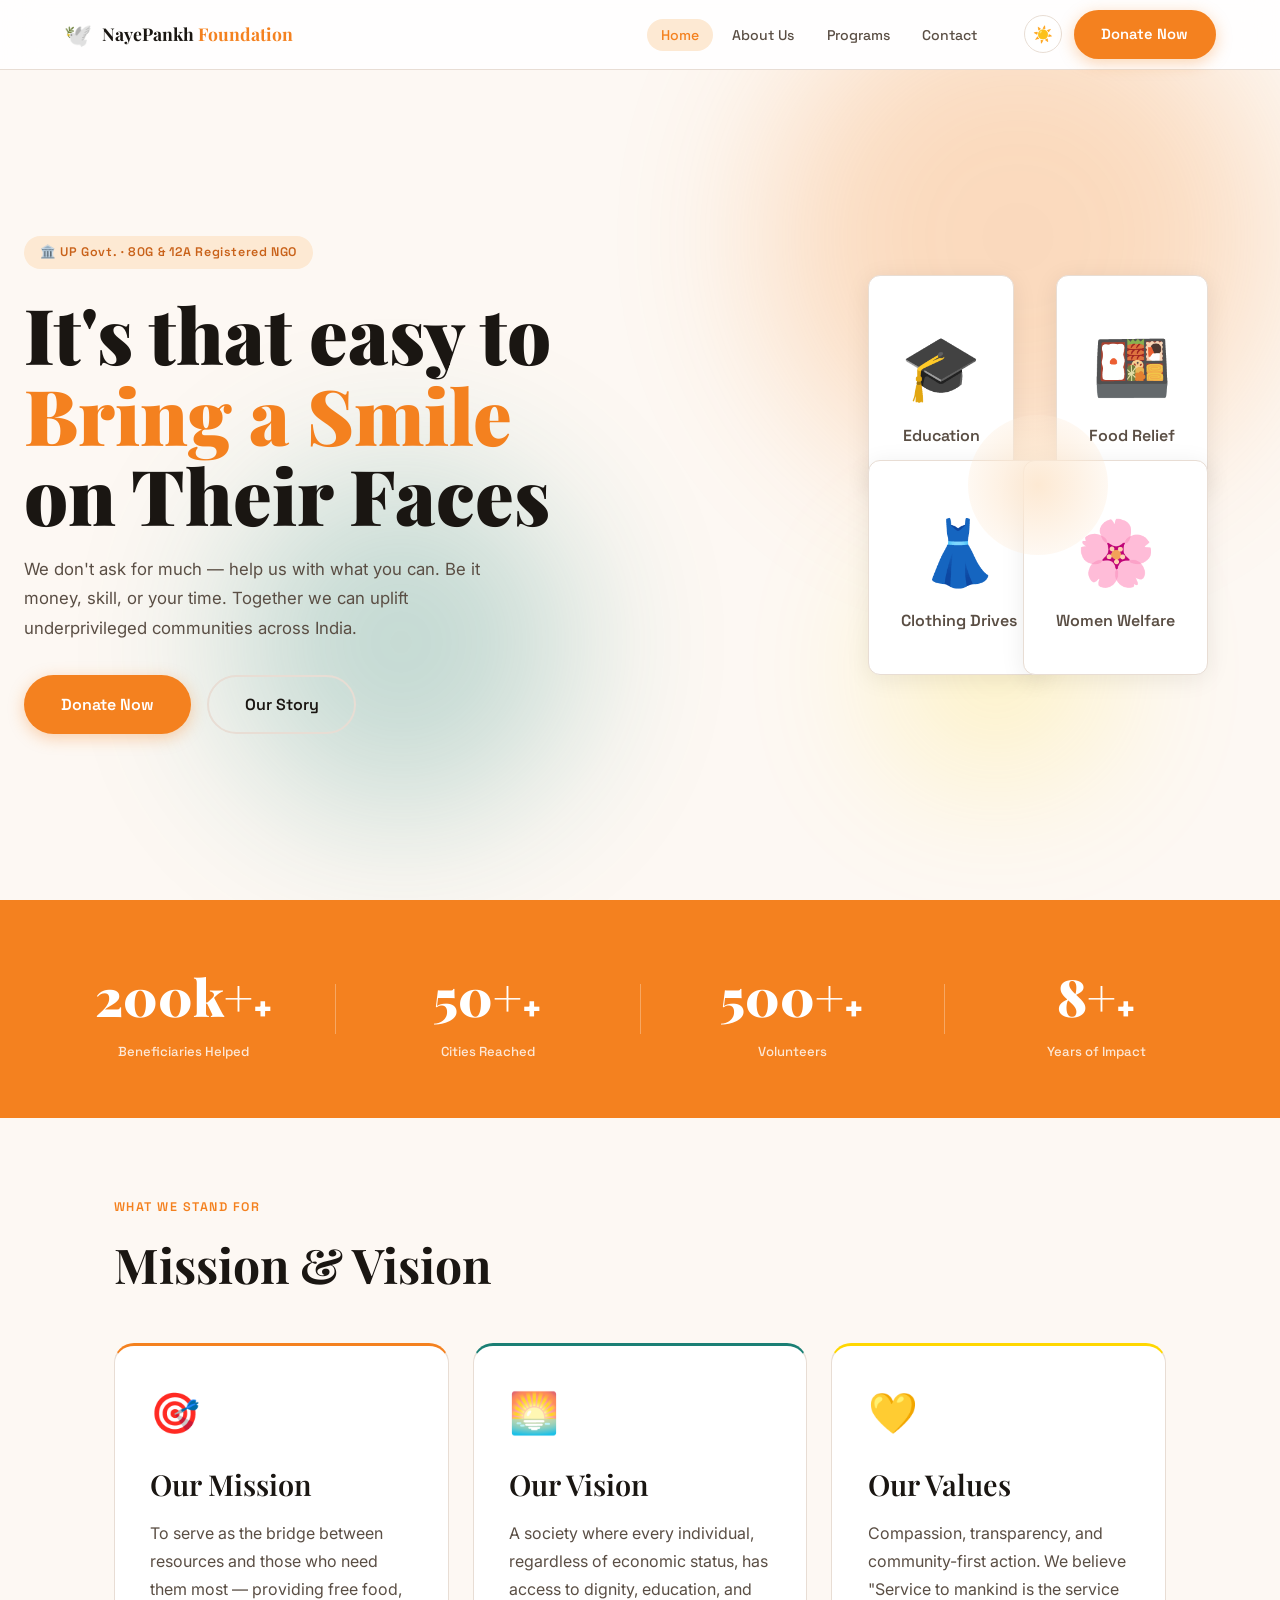
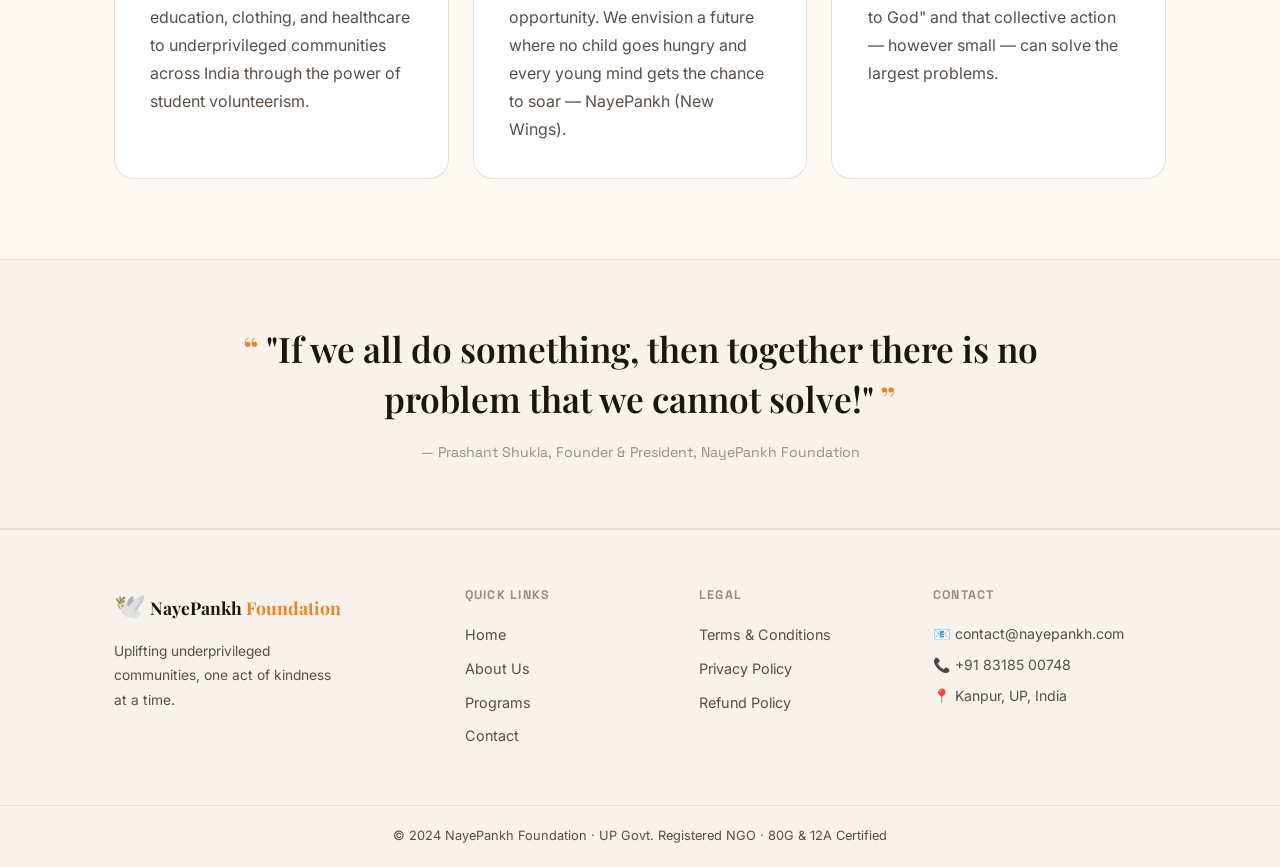
<file: index.html>
<!DOCTYPE html>
<html lang="en" data-theme="light">

<head>
    <meta charset="UTF-8" />
    <meta name="viewport" content="width=device-width, initial-scale=1.0" />
    <title>NayePankh Foundation | Uplifting Underprivileged Communities</title>
    <link
        href="https://fonts.googleapis.com/css2?family=Playfair+Display:wght@600;700;900&family=Inter:wght@300;400;500;600&family=Space+Grotesk:wght@400;500;700&display=swap"
        rel="stylesheet" />
    <link rel="stylesheet" href="style.css" />
    
</head>

<body>

    <!-- ───────────── NAVBAR ───────────── -->
    <nav class="navbar" id="navbar">
        <div class="nav-inner">
            <a class="logo" href="index.html" data-page="home">
                <span class="logo-icon">🕊️</span>
                <span class="logo-text">NayePankh <em>Foundation</em></span>
            </a>
            <ul class="nav-links" id="navLinks">
                <li><a href="index.html" data-page="home" class="nav-link active">Home</a></li>
                <li><a href="about.html" data-page="about" class="nav-link">About Us</a></li>
                <li><a href="programs.html" data-page="programs" class="nav-link">Programs</a></li>
                <li><a href="contact.html" data-page="contact" class="nav-link">Contact</a></li>
            </ul>
            <div class="nav-actions">
                <button class="theme-toggle" id="themeToggle" aria-label="Toggle dark mode">
                    <span class="sun">☀️</span><span class="moon">🌙</span>
                </button>
                <a href="contact.html" class="btn btn-primary nav-donate">Donate Now</a>
                <button class="hamburger" id="hamburger" aria-label="Open menu">
                    <span></span><span></span><span></span>
                </button>
            </div>
        </div>
    </nav>

    <!-- ═══════════════════════════════
     PAGE 1 — HOME
═══════════════════════════════ -->
    <section id="home" class="page active">

        <!-- HERO -->
        <div class="hero">
            <div class="hero-bg-shapes">
                <div class="shape s1"></div>
                <div class="shape s2"></div>
                <div class="shape s3"></div>
            </div>
            <div class="hero-content">
                <div class="hero-badge">🏛️ UP Govt. · 80G &amp; 12A Registered NGO</div>
                <h1 class="hero-title">
                    <span class="line">It's that easy to</span>
                    <span class="line accent">Bring a Smile</span>
                    <span class="line">on Their Faces</span>
                </h1>
                <p class="hero-sub">We don't ask for much — help us with what you can. Be it money, skill, or your time.
                    Together we can uplift underprivileged communities across India.</p>
                <div class="hero-cta">
                    <a href="contact.html" class="btn btn-primary btn-lg">Donate Now</a>
                    <a href="about.html" class="btn btn-outline btn-lg">Our Story</a>
                </div>
            </div>
            <div class="hero-visual">
                <div class="hero-card hc1">
                    <div class="hc-icon">🎓</div>
                    <div class="hc-label">Education</div>
                </div>
                <div class="hero-card hc2">
                    <div class="hc-icon">🍱</div>
                    <div class="hc-label">Food Relief</div>
                </div>
                <div class="hero-card hc3">
                    <div class="hc-icon">👗</div>
                    <div class="hc-label">Clothing Drives</div>
                </div>
                <div class="hero-card hc4">
                    <div class="hc-icon">🌸</div>
                    <div class="hc-label">Women Welfare</div>
                </div>
                <div class="hero-pulse-ring"></div>
            </div>
        </div>

        <!-- STATS BANNER -->
        <div class="stats-banner">
            <div class="stat-item">
                <span class="stat-num" data-target="200000">200k+</span><span class="stat-suffix">+</span>
                <div class="stat-label">Beneficiaries Helped </div>
            </div>
            <div class="stat-divider"></div>
            <div class="stat-item">
                <span class="stat-num" data-target="50">50+</span><span class="stat-suffix">+</span>
                <div class="stat-label">Cities Reached</div>
            </div>
            <div class="stat-divider"></div>
            <div class="stat-item">
                <span class="stat-num" data-target="500">500+</span><span class="stat-suffix">+</span>
                <div class="stat-label">Volunteers</div>
            </div>
            <div class="stat-divider"></div>
            <div class="stat-item">
                <span class="stat-num" data-target="8">8+</span><span class="stat-suffix">+</span>
                <div class="stat-label">Years of Impact</div>
            </div>
        </div>

        <!-- MISSION & VISION -->
        <div class="mv-section">
            <div class="section-eyebrow">What We Stand For</div>
            <h2 class="section-title">Mission &amp; Vision</h2>
            <div class="mv-grid">
                <div class="mv-card mission">
                    <div class="mv-icon-wrap">🎯</div>
                    <h3>Our Mission</h3>
                    <p>To serve as the bridge between resources and those who need them most — providing free food,
                        education, clothing, and healthcare to underprivileged communities across India through the
                        power of student volunteerism.</p>
                </div>
                <div class="mv-card vision">
                    <div class="mv-icon-wrap">🌅</div>
                    <h3>Our Vision</h3>
                    <p>A society where every individual, regardless of economic status, has access to dignity,
                        education, and opportunity. We envision a future where no child goes hungry and every young mind
                        gets the chance to soar — NayePankh (New Wings).</p>
                </div>
                <div class="mv-card values">
                    <div class="mv-icon-wrap">💛</div>
                    <h3>Our Values</h3>
                    <p>Compassion, transparency, and community-first action. We believe "Service to mankind is the
                        service to God" and that collective action — however small — can solve the largest problems.</p>
                </div>
            </div>
        </div>

        <!-- QUOTE -->
        <div class="quote-section">
            <blockquote>
                "If we all do something, then together there is no problem that we cannot solve!"
            </blockquote>
            <cite>— Prashant Shukla, Founder &amp; President, NayePankh Foundation</cite>
        </div>

    </section>

    <!-- ═══════════════════════════════
     PAGE 2 — ABOUT US
═══════════════════════════════ -->
   
    <!-- ═══════════════════════════════
     PAGE 3 — PROGRAMS
═══════════════════════════════ -->
    

    <!-- ═══════════════════════════════
     PAGE 4 — CONTACT
═══════════════════════════════ -->
    

    <!-- ───────────── FOOTER ───────────── -->
    <footer class="footer">
        <div class="footer-inner">
            <div class="footer-brand">
                <span class="logo-icon">🕊️</span>
                <span class="logo-text">NayePankh <em>Foundation</em></span>
                <p>Uplifting underprivileged communities, one act of kindness at a time.</p>
            </div>
            <div class="footer-links">
                <h5>Quick Links</h5>
                <ul>
                    <li><a href="index.html" data-page="home">Home</a></li>
                    <li><a href="about.html" data-page="about">About Us</a></li>
                    <li><a href="programs.html" data-page="programs">Programs</a></li>
                    <li><a href="contact.html" data-page="contact">Contact</a></li>
                </ul>
            </div>
            <div class="footer-links">
                <h5>Legal</h5>
                <ul>
                    <li><a href="https://nayepankh.com/terms-and-conditions" target="_blank">Terms &amp; Conditions</a>
                    </li>
                    <li><a href="https://nayepankh.com/privacy-policy" target="_blank">Privacy Policy</a></li>
                    <li><a href="https://nayepankh.com/cancellation-and-refund" target="_blank">Refund Policy</a></li>
                </ul>
            </div>
            <div class="footer-contact">
                <h5>Contact</h5>
                <p>📧 contact@nayepankh.com</p>
                <p>📞 +91 83185 00748</p>
                <p>📍 Kanpur, UP, India</p>
            </div>
        </div>
        <div class="footer-bottom">
            <p>© 2024 NayePankh Foundation · UP Govt. Registered NGO · 80G &amp; 12A Certified</p>
        </div>
    </footer>

    <!-- LIGHTBOX -->
    <div class="lightbox" id="lightbox" role="dialog" aria-modal="true">
        <button class="lb-close" id="lbClose" aria-label="Close">✕</button>
        <div class="lb-content">
            <div class="lb-img-placeholder">
                <span class="lb-icon">📸</span>
                <p class="lb-label" id="lbLabel"></p>
            </div>
        </div>
    </div>

    
</body>
<script src="script.js"></script>
</html>
</file>
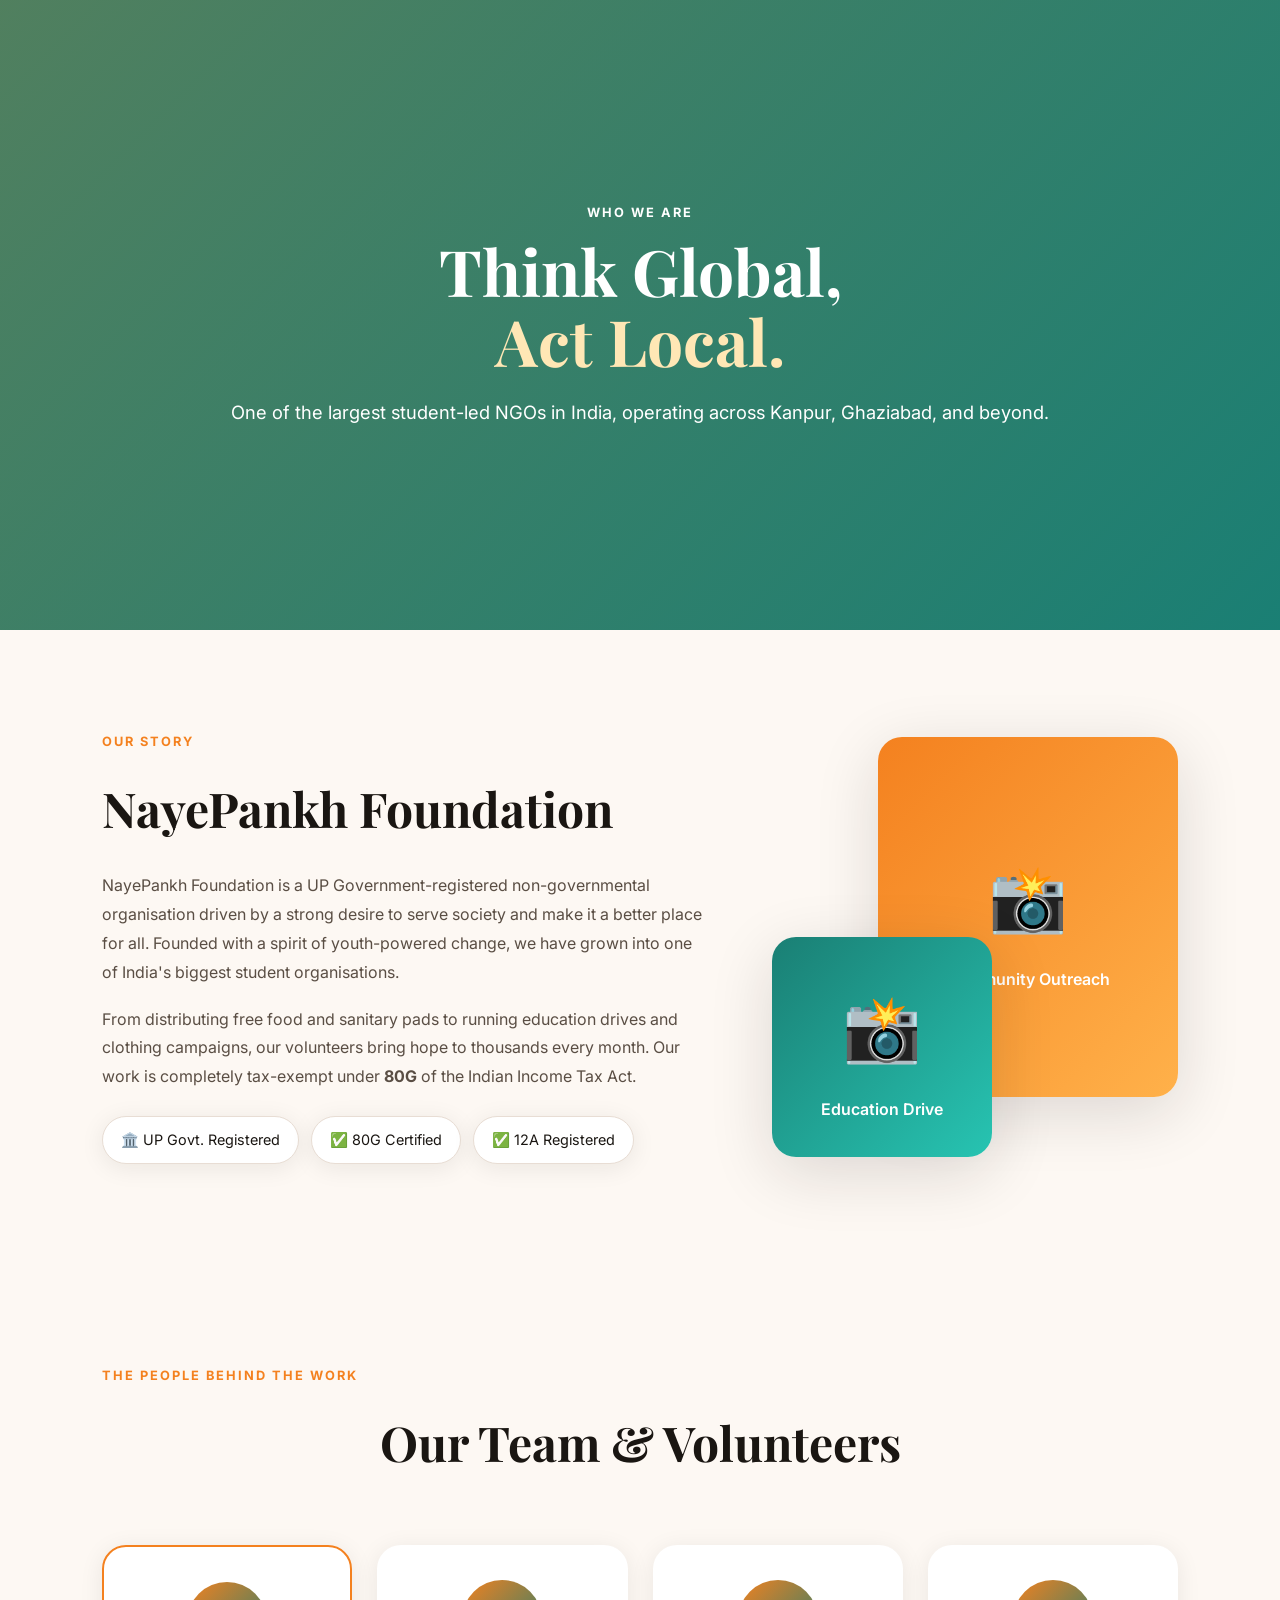
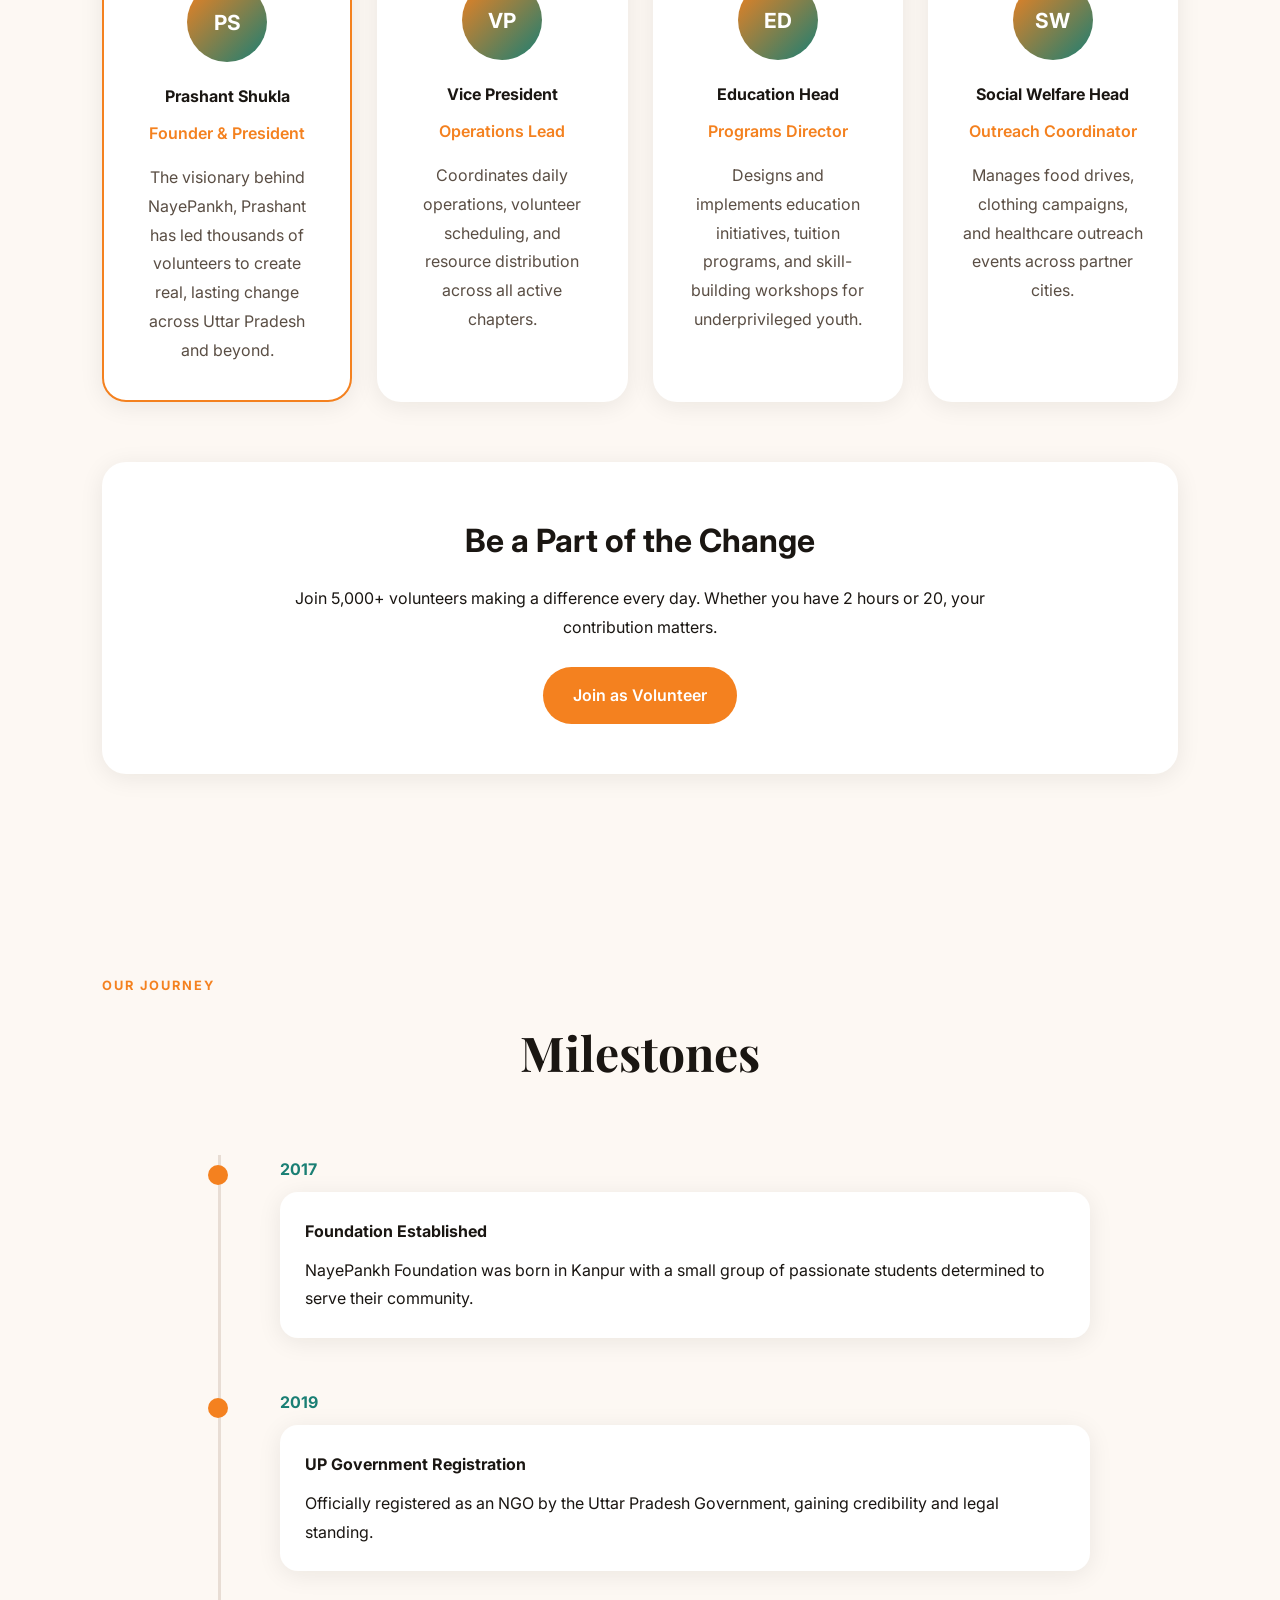
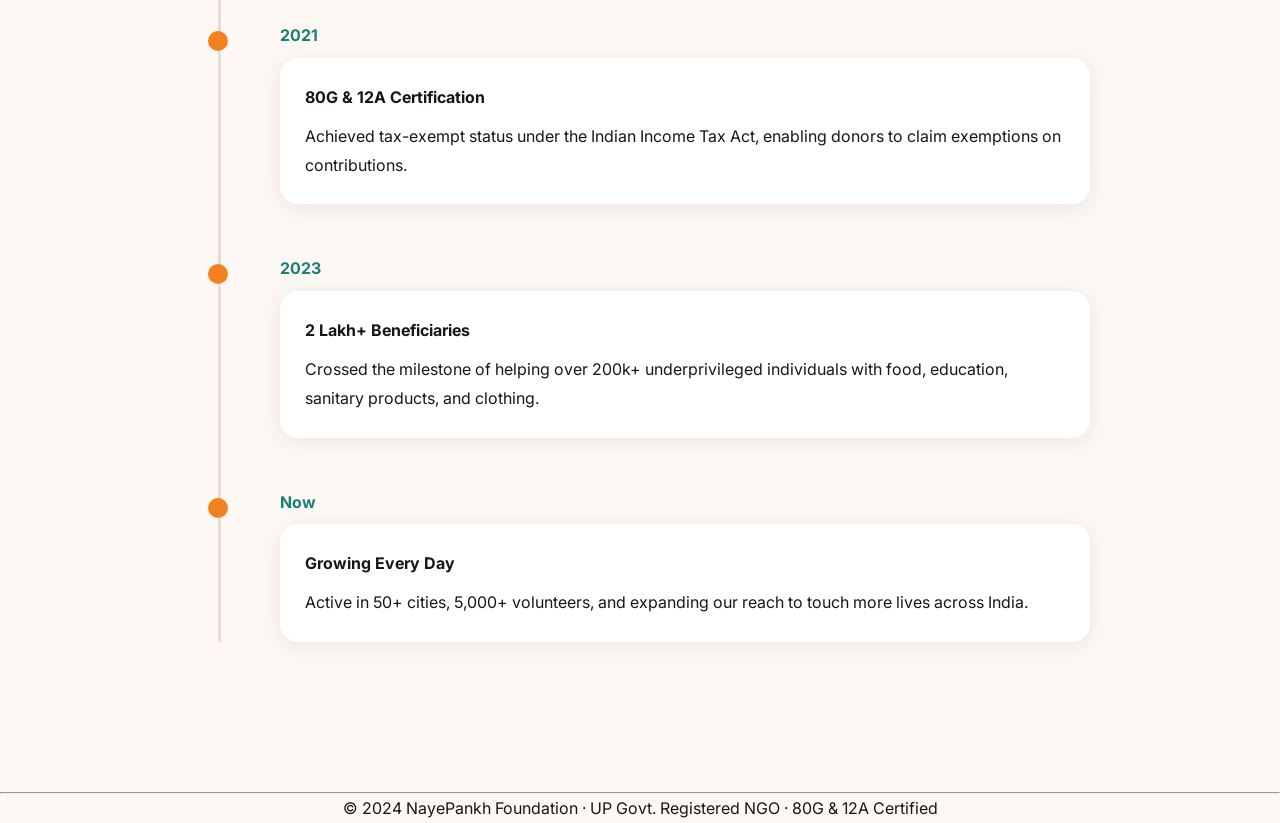
<file: about.html>
<!DOCTYPE html>
<html lang="en">

<head>
    <meta charset="UTF-8">
    <meta name="viewport" content="width=device-width, initial-scale=1.0">
    <link
        href="https://fonts.googleapis.com/css2?family=Playfair+Display:wght@600;700;900&family=Inter:wght@300;400;500;600&family=Space+Grotesk:wght@400;500;700&display=swap"
        rel="stylesheet" />
    <link rel="stylesheet" href="about.css" />
    <title>About</title>
</head>

<body>
    <section id="about" class="page">

        <div class="page-hero about-hero">
            <div class="page-hero-inner">
                <div class="section-eyebrow">Who We Are</div>
                <h1>Think Global,<br /><span class="accent">Act Local.</span></h1>
                <p>One of the largest student-led NGOs in India, operating across Kanpur, Ghaziabad, and beyond.</p>
            </div>
        </div>

        <!-- FOUNDATION DETAILS -->
        <div class="content-section">
            <div class="about-grid">
                <div class="about-text">
                    <div class="section-eyebrow">Our Story</div>
                    <h2>NayePankh Foundation</h2>
                    <p>NayePankh Foundation is a UP Government-registered non-governmental organisation driven by a
                        strong desire to serve society and make it a better place for all. Founded with a spirit of
                        youth-powered change, we have grown into one of India's biggest student organisations.</p>
                    <p>From distributing free food and sanitary pads to running education drives and clothing campaigns,
                        our volunteers bring hope to thousands every month. Our work is completely tax-exempt under
                        <strong>80G</strong> of the Indian Income Tax Act.
                    </p>
                    <div class="about-badges">
                        <span class="badge">🏛️ UP Govt. Registered</span>
                        <span class="badge">✅ 80G Certified</span>
                        <span class="badge">✅ 12A Registered</span>
                    </div>
                </div>
                <div class="about-visual">
                    <div class="about-img-stack">
                        <div class="about-img-box primary">
                            <div class="img-placeholder">
                                <span>📸</span>
                                <p>Community Outreach</p>
                            </div>
                        </div>
                        <div class="about-img-box secondary">
                            <div class="img-placeholder">
                                <span>📸</span>
                                <p>Education Drive</p>
                            </div>
                        </div>
                    </div>
                </div>
            </div>
        </div>

        <!-- TEAM -->
        <div class="team-section">
            <div class="section-eyebrow">The People Behind the Work</div>
            <h2 class="section-title">Our Team &amp; Volunteers</h2>
            <div class="team-grid">
                <div class="team-card founder">
                    <div class="team-avatar">PS</div>
                    <h4>Prashant Shukla</h4>
                    <span class="team-role">Founder &amp; President</span>
                    <p>The visionary behind NayePankh, Prashant has led thousands of volunteers to create real, lasting
                        change across Uttar Pradesh and beyond.</p>
                </div>
                <div class="team-card">
                    <div class="team-avatar">VP</div>
                    <h4>Vice President</h4>
                    <span class="team-role">Operations Lead</span>
                    <p>Coordinates daily operations, volunteer scheduling, and resource distribution across all active
                        chapters.</p>
                </div>
                <div class="team-card">
                    <div class="team-avatar">ED</div>
                    <h4>Education Head</h4>
                    <span class="team-role">Programs Director</span>
                    <p>Designs and implements education initiatives, tuition programs, and skill-building workshops for
                        underprivileged youth.</p>
                </div>
                <div class="team-card">
                    <div class="team-avatar">SW</div>
                    <h4>Social Welfare Head</h4>
                    <span class="team-role">Outreach Coordinator</span>
                    <p>Manages food drives, clothing campaigns, and healthcare outreach events across partner cities.
                    </p>
                </div>
            </div>

            <div class="volunteer-cta">
                <h3>Be a Part of the Change</h3>
                <p>Join 5,000+ volunteers making a difference every day. Whether you have 2 hours or 20, your
                    contribution matters.</p>
                <a href="contact.html" class="btn btn-primary">Join as Volunteer</a>
            </div>
        </div>

        <!-- TIMELINE -->
        <div class="timeline-section">
            <div class="section-eyebrow">Our Journey</div>
            <h2 class="section-title">Milestones</h2>
            <div class="timeline">
                <div class="tl-item">
                    <div class="tl-dot"></div>
                    <div class="tl-year">2017</div>
                    <div class="tl-content">
                        <h4>Foundation Established</h4>
                        <p>NayePankh Foundation was born in Kanpur with a small group of passionate students determined
                            to serve their community.</p>
                    </div>
                </div>
                <div class="tl-item">
                    <div class="tl-dot"></div>
                    <div class="tl-year">2019</div>
                    <div class="tl-content">
                        <h4>UP Government Registration</h4>
                        <p>Officially registered as an NGO by the Uttar Pradesh Government, gaining credibility and
                            legal standing.</p>
                    </div>
                </div>
                <div class="tl-item">
                    <div class="tl-dot"></div>
                    <div class="tl-year">2021</div>
                    <div class="tl-content">
                        <h4>80G &amp; 12A Certification</h4>
                        <p>Achieved tax-exempt status under the Indian Income Tax Act, enabling donors to claim
                            exemptions on contributions.</p>
                    </div>
                </div>
                <div class="tl-item">
                    <div class="tl-dot"></div>
                    <div class="tl-year">2023</div>
                    <div class="tl-content">
                        <h4>2 Lakh+ Beneficiaries</h4>
                        <p>Crossed the milestone of helping over 200k+ underprivileged individuals with food,
                            education, sanitary products, and clothing.</p>
                    </div>
                </div>
                <div class="tl-item">
                    <div class="tl-dot"></div>
                    <div class="tl-year">Now</div>
                    <div class="tl-content">
                        <h4>Growing Every Day</h4>
                        <p>Active in 50+ cities, 5,000+ volunteers, and expanding our reach to touch more lives across
                            India.</p>
                    </div>
                </div>
            </div>
        </div>

    </section>
    <hr>

     <div class="footer-bottom">
            <p style="text-align: center;">© 2024 NayePankh Foundation · UP Govt. Registered NGO · 80G &amp; 12A Certified</p>
        </div>
</body>

</html>
</file>
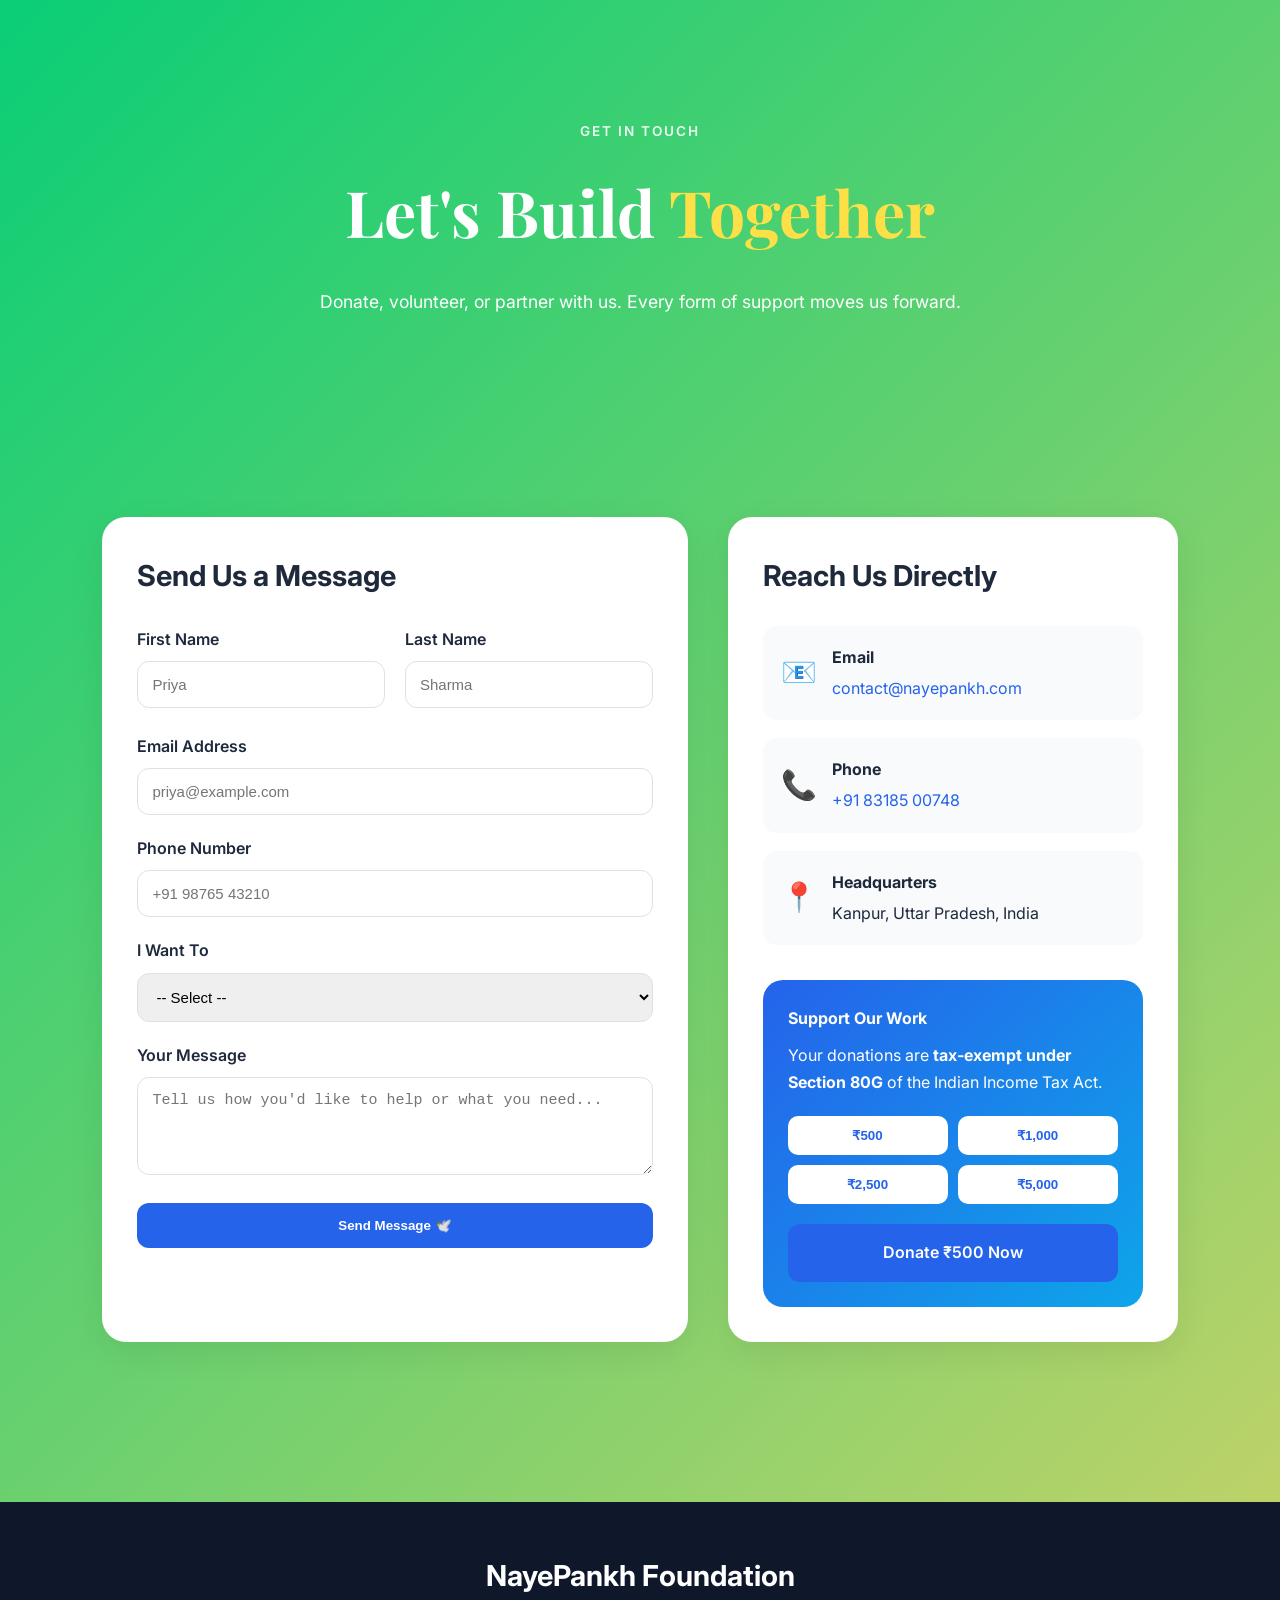
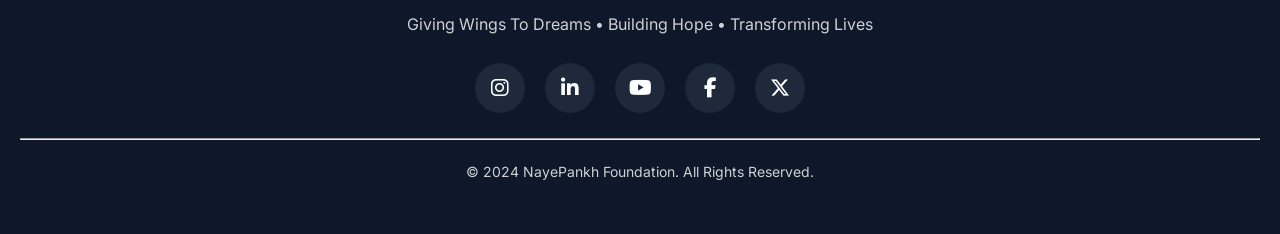
<file: contact.html>
<!DOCTYPE html>
<html lang="en">

<head>
    <meta charset="UTF-8">
    <meta name="viewport" content="width=device-width, initial-scale=1.0">
    <title>Contacts</title>
    <link rel="stylesheet"
href="https://cdnjs.cloudflare.com/ajax/libs/font-awesome/6.5.2/css/all.min.css">
    <link
        href="https://fonts.googleapis.com/css2?family=Playfair+Display:wght@600;700;900&family=Inter:wght@300;400;500;600&family=Space+Grotesk:wght@400;500;700&display=swap"
        rel="stylesheet" />
    <link rel="stylesheet" href="contact.css">
</head>

<body>

    <section id="contact" class="page">

        <div class="page-hero contact-hero">
            <div class="page-hero-inner">
                <div class="section-eyebrow">Get In Touch</div>
                <h1>Let's Build <span class="accent">Together</span></h1>
                <p>Donate, volunteer, or partner with us. Every form of support moves us forward.</p>
            </div>
        </div>

        <div class="contact-section">
            <div class="contact-grid">

                <!-- FORM -->
                <div class="contact-form-wrap">
                    <h3>Send Us a Message</h3>
                    <form id="contactForm" novalidate>
                        <div class="form-row">
                            <div class="form-group">
                                <label for="fname">First Name</label>
                                <input type="text" id="fname" name="fname" placeholder="Priya" />
                                <span class="form-error" id="fnameErr"></span>
                            </div>
                            <div class="form-group">
                                <label for="lname">Last Name</label>
                                <input type="text" id="lname" name="lname" placeholder="Sharma" />
                                <span class="form-error" id="lnameErr"></span>
                            </div>
                        </div>
                        <div class="form-group">
                            <label for="email">Email Address</label>
                            <input type="email" id="email" name="email" placeholder="priya@example.com" />
                            <span class="form-error" id="emailErr"></span>
                        </div>
                        <div class="form-group">
                            <label for="phone">Phone Number</label>
                            <input type="tel" id="phone" name="phone" placeholder="+91 98765 43210" />
                            <span class="form-error" id="phoneErr"></span>
                        </div>
                        <div class="form-group">
                            <label for="interest">I Want To</label>
                            <select id="interest" name="interest">
                                <option value="">-- Select --</option>
                                <option value="donate">Make a Donation</option>
                                <option value="volunteer">Volunteer</option>
                                <option value="partner">Partner / Corporate CSR</option>
                                <option value="internship">Apply for Internship</option>
                                <option value="other">Other</option>
                            </select>
                            <span class="form-error" id="interestErr"></span>
                        </div>
                        <div class="form-group">
                            <label for="message">Your Message</label>
                            <textarea id="message" name="message" rows="4"
                                placeholder="Tell us how you'd like to help or what you need..."></textarea>
                            <span class="form-error" id="messageErr"></span>
                        </div>
                        <button type="submit" class="btn btn-primary btn-full">Send Message 🕊️</button>
                        <div class="form-success" id="formSuccess">
                            ✅ Message sent! We'll be in touch within 24 hours.
                        </div>
                    </form>
                </div>

                <!-- INFO -->
                <div class="contact-info">
                    <h3>Reach Us Directly</h3>
                    <div class="contact-card">
                        <div class="cc-icon">📧</div>
                        <div>
                            <div class="cc-label">Email</div>
                            <a href="mailto:contact@nayepankh.com">contact@nayepankh.com</a>
                        </div>
                    </div>
                    <div class="contact-card">
                        <div class="cc-icon">📞</div>
                        <div>
                            <div class="cc-label">Phone</div>
                            <a href="tel:+918318500748">+91 83185 00748</a>
                        </div>
                    </div>
                    <div class="contact-card">
                        <div class="cc-icon">📍</div>
                        <div>
                            <div class="cc-label">Headquarters</div>
                            <span>Kanpur, Uttar Pradesh, India</span>
                        </div>
                    </div>

                    <!-- <div class="social-section">
                        <h4>Follow Our Journey</h4>
                        <div class="social-links">
                            <a href="http://www.instagram.com/nayepankhfoundation" target="_blank"
                                class="social-btn instagram" aria-label="Instagram">
                                <svg viewBox="0 0 24 24" fill="none" stroke="currentColor" stroke-width="2">
                                    <rect x="2" y="2" width="20" height="20" rx="5" ry="5" />
                                    <path d="M16 11.37A4 4 0 1 1 12.63 8 4 4 0 0 1 16 11.37z" />
                                    <line x1="17.5" y1="6.5" x2="17.51" y2="6.5" />
                                </svg>
                                Instagram
                            </a>
                            <a href="https://www.linkedin.com/company/nayepankh" target="_blank"
                                class="social-btn linkedin" aria-label="LinkedIn">
                                <svg viewBox="0 0 24 24" fill="currentColor">
                                    <path
                                        d="M16 8a6 6 0 0 1 6 6v7h-4v-7a2 2 0 0 0-2-2 2 2 0 0 0-2 2v7h-4v-7a6 6 0 0 1 6-6z" />
                                    <rect x="2" y="9" width="4" height="12" />
                                    <circle cx="4" cy="4" r="2" />
                                </svg>
                                LinkedIn
                            </a>
                            <a href="https://www.youtube.com/@nayepankhfoundation" target="_blank"
                                class="social-btn youtube" aria-label="YouTube">
                                <svg viewBox="0 0 24 24" fill="currentColor">
                                    <path
                                        d="M22.54 6.42a2.78 2.78 0 0 0-1.95-1.96C18.88 4 12 4 12 4s-6.88 0-8.59.46a2.78 2.78 0 0 0-1.95 1.96A29 29 0 0 0 1 12a29 29 0 0 0 .46 5.58A2.78 2.78 0 0 0 3.41 19.6C5.12 20 12 20 12 20s6.88 0 8.59-.46a2.78 2.78 0 0 0 1.95-1.95A29 29 0 0 0 23 12a29 29 0 0 0-.46-5.58z" />
                                    <polygon fill="white" points="9.75 15.02 15.5 12 9.75 8.98 9.75 15.02" />
                                </svg>
                                YouTube
                            </a>
                            <a href="http://www.facebook.com/nayepankhfoundation" target="_blank"
                                class="social-btn facebook" aria-label="Facebook">
                                <svg viewBox="0 0 24 24" fill="currentColor">
                                    <path d="M18 2h-3a5 5 0 0 0-5 5v3H7v4h3v8h4v-8h3l1-4h-4V7a1 1 0 0 1 1-1h3z" />
                                </svg>
                                Facebook
                            </a>
                            <a href="http://www.twitter.com/nayepankh" target="_blank" class="social-btn twitter"
                                aria-label="Twitter">
                                <svg viewBox="0 0 24 24" fill="currentColor">
                                    <path
                                        d="M23 3a10.9 10.9 0 0 1-3.14 1.53 4.48 4.48 0 0 0-7.86 3v1A10.66 10.66 0 0 1 3 4s-4 9 5 13a11.64 11.64 0 0 1-7 2c9 5 20 0 20-11.5a4.5 4.5 0 0 0-.08-.83A7.72 7.72 0 0 0 23 3z" />
                                </svg>
                                Twitter
                            </a>
                        </div>
                    </div> -->

                    <div class="donate-box">
                        <h4>Support Our Work</h4>
                        <p>Your donations are <strong>tax-exempt under Section 80G</strong> of the Indian Income Tax
                            Act.</p>
                        <div class="donate-amounts">
                            <button class="da-btn" onclick="selectAmount(500)">₹500</button>
                            <button class="da-btn" onclick="selectAmount(1000)">₹1,000</button>
                            <button class="da-btn" onclick="selectAmount(2500)">₹2,500</button>
                            <button class="da-btn" onclick="selectAmount(5000)">₹5,000</button>
                        </div>
                        <a href="https://nayepankh.com/donate" target="_blank" class="btn btn-primary btn-full"
                            id="donateBtn">Donate ₹500 Now</a>
                    </div>
                </div>

            </div>
        </div>

    </section>
    <footer class="footer">

    <h3>NayePankh Foundation</h3>

    <p>
        Giving Wings To Dreams • Building Hope • Transforming Lives
    </p>

    <div class="footer-socials">

        <a href="https://www.instagram.com/nayepankhfoundation" target="_blank">
            <i class="fab fa-instagram"></i>
        </a>

        <a href="https://www.linkedin.com/company/nayepankh" target="_blank">
            <i class="fab fa-linkedin-in"></i>
        </a>

        <a href="https://www.youtube.com/@nayepankhfoundation" target="_blank">
            <i class="fab fa-youtube"></i>
        </a>

        <a href="https://www.facebook.com/nayepankhfoundation" target="_blank">
            <i class="fab fa-facebook-f"></i>
        </a>

        <a href="https://twitter.com/nayepankh" target="_blank">
            <i class="fab fa-x-twitter"></i>
        </a>

    </div>
<hr>
    <p class="copyright">
        © 2024 NayePankh Foundation. All Rights Reserved.
    </p>

</footer>
</body>

</html>
</file>
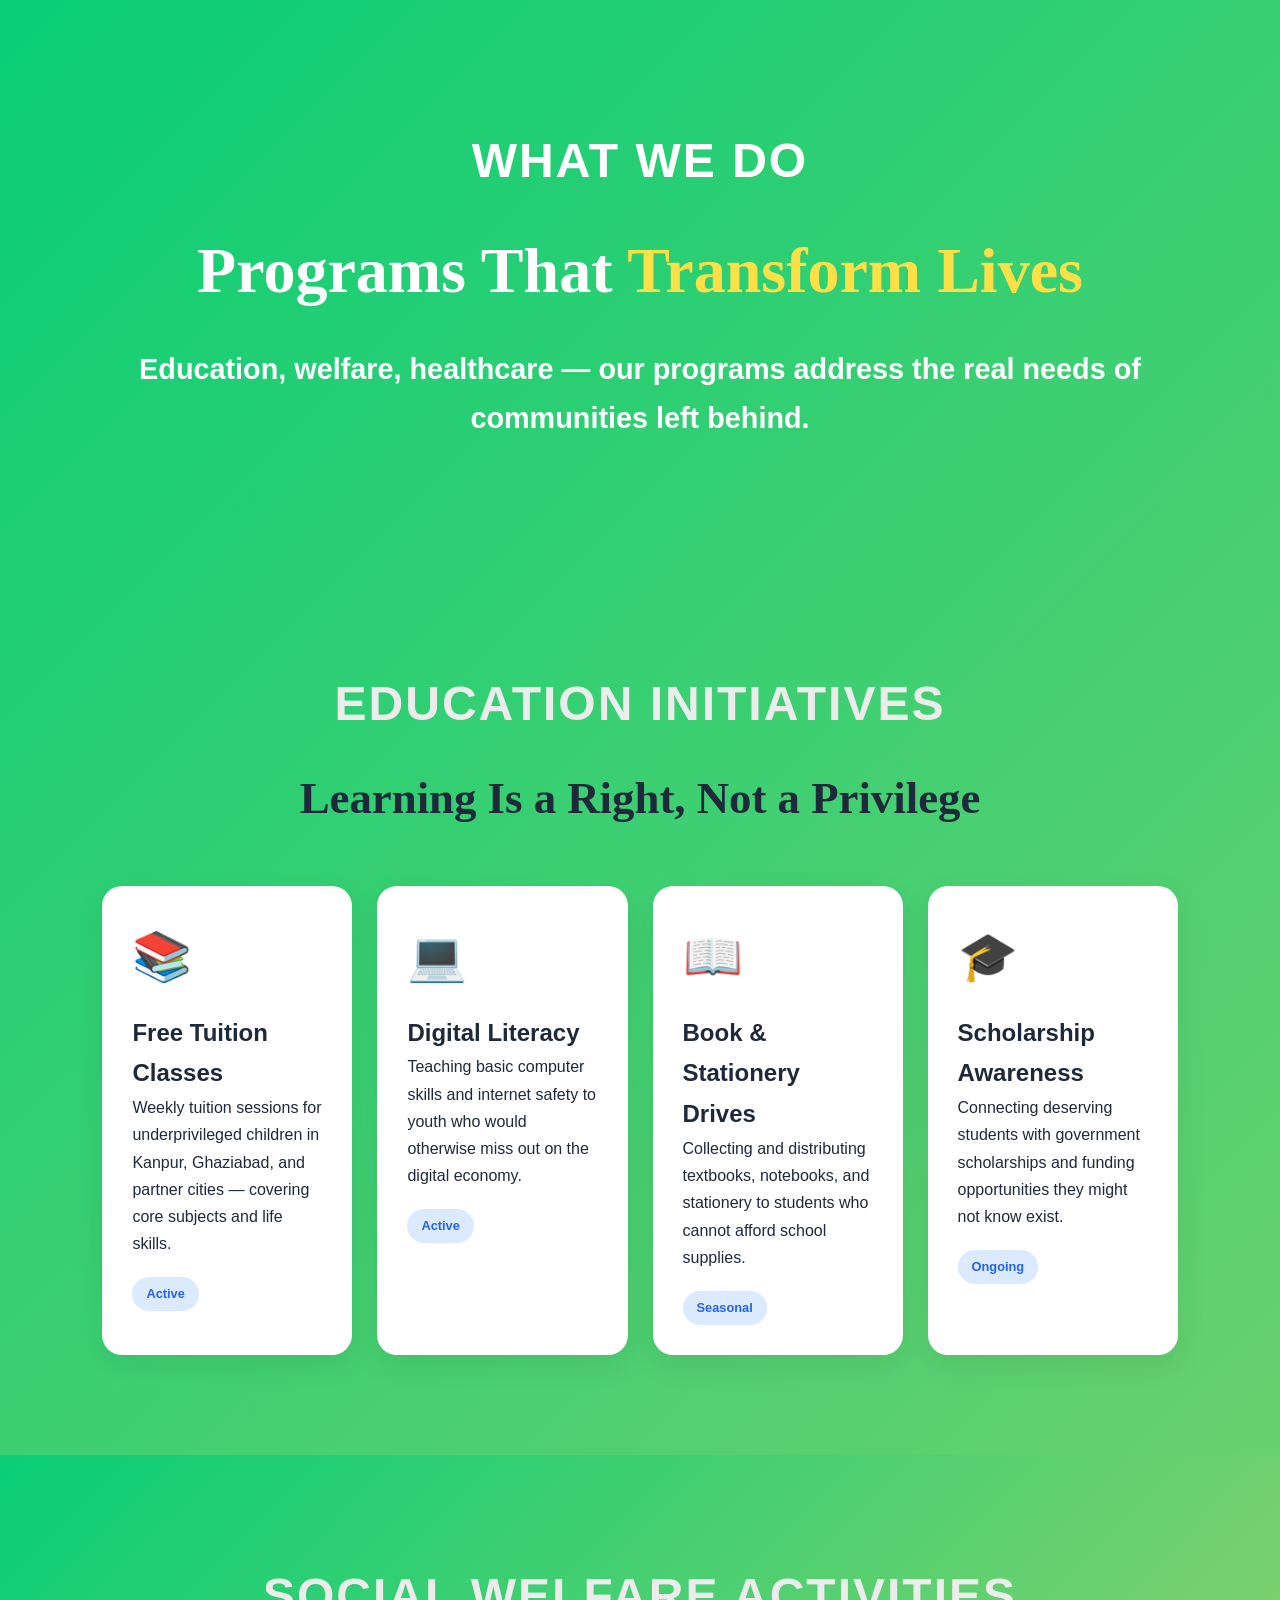
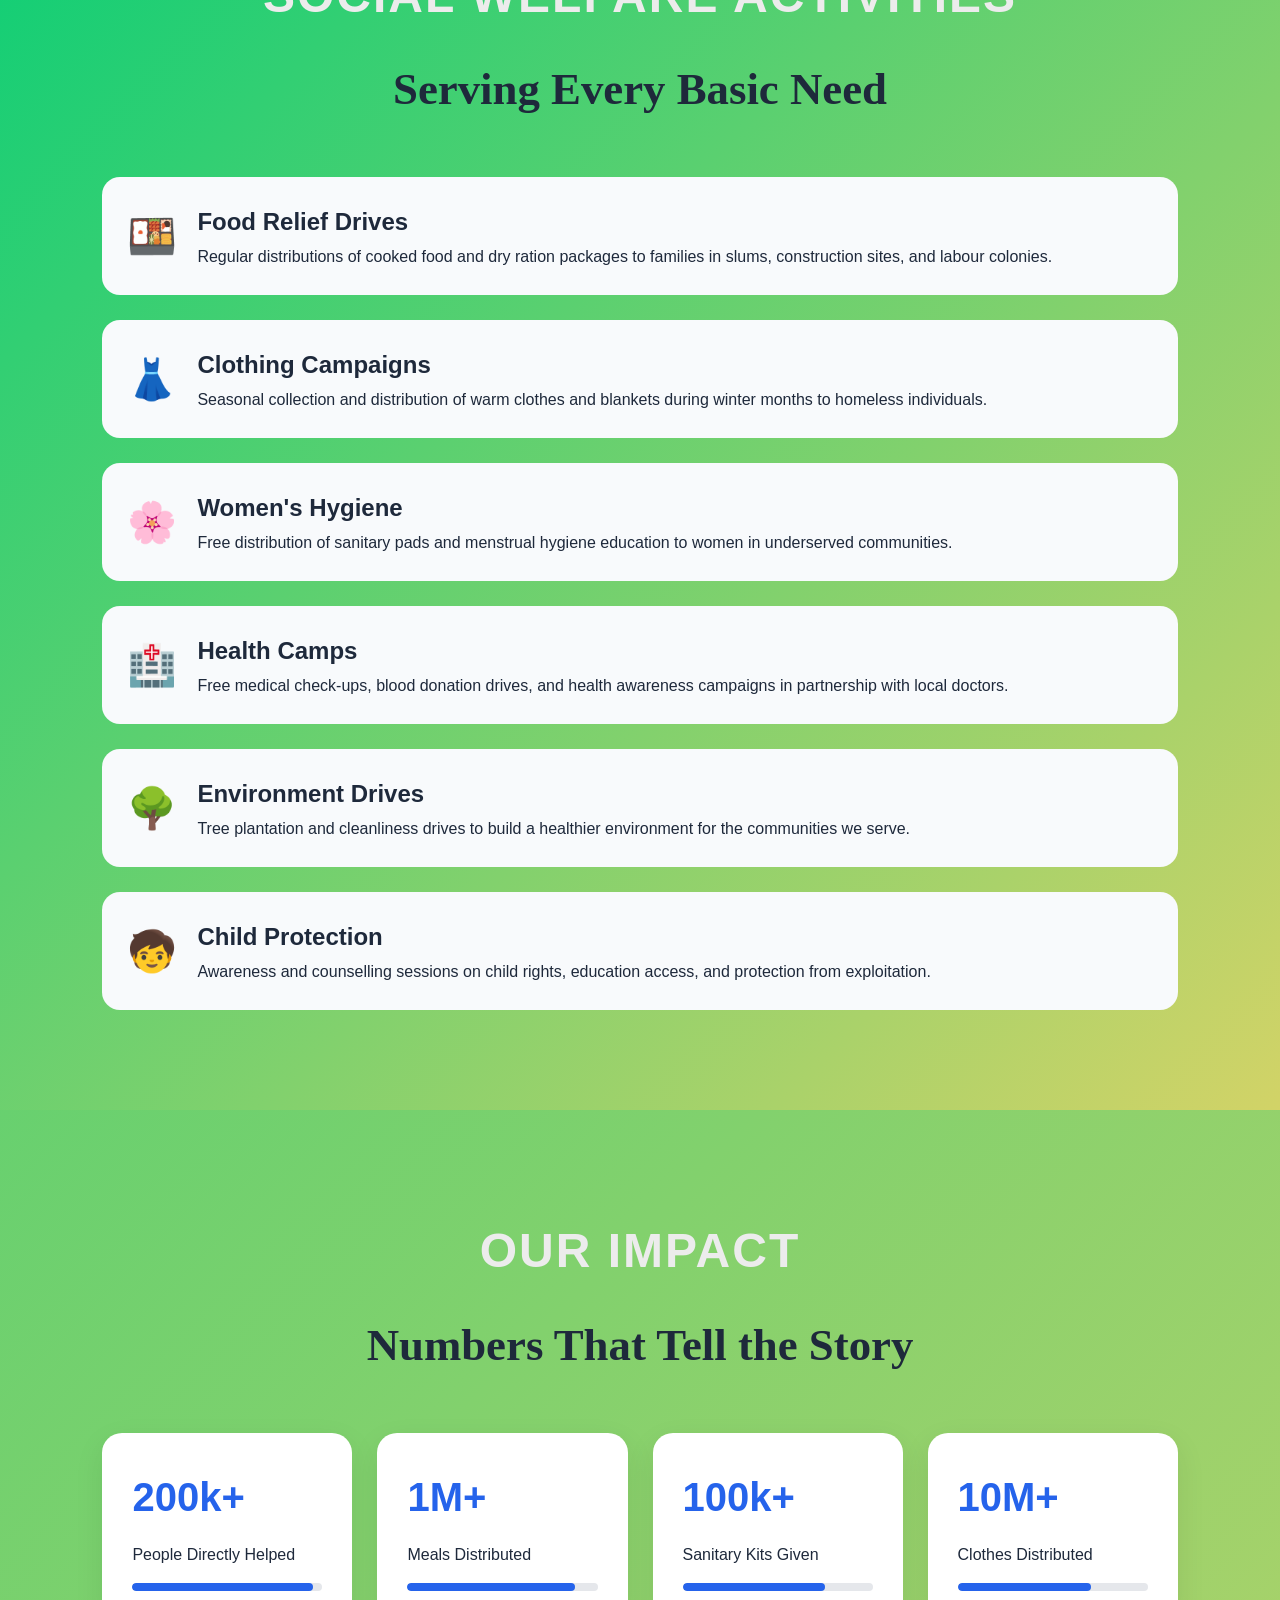
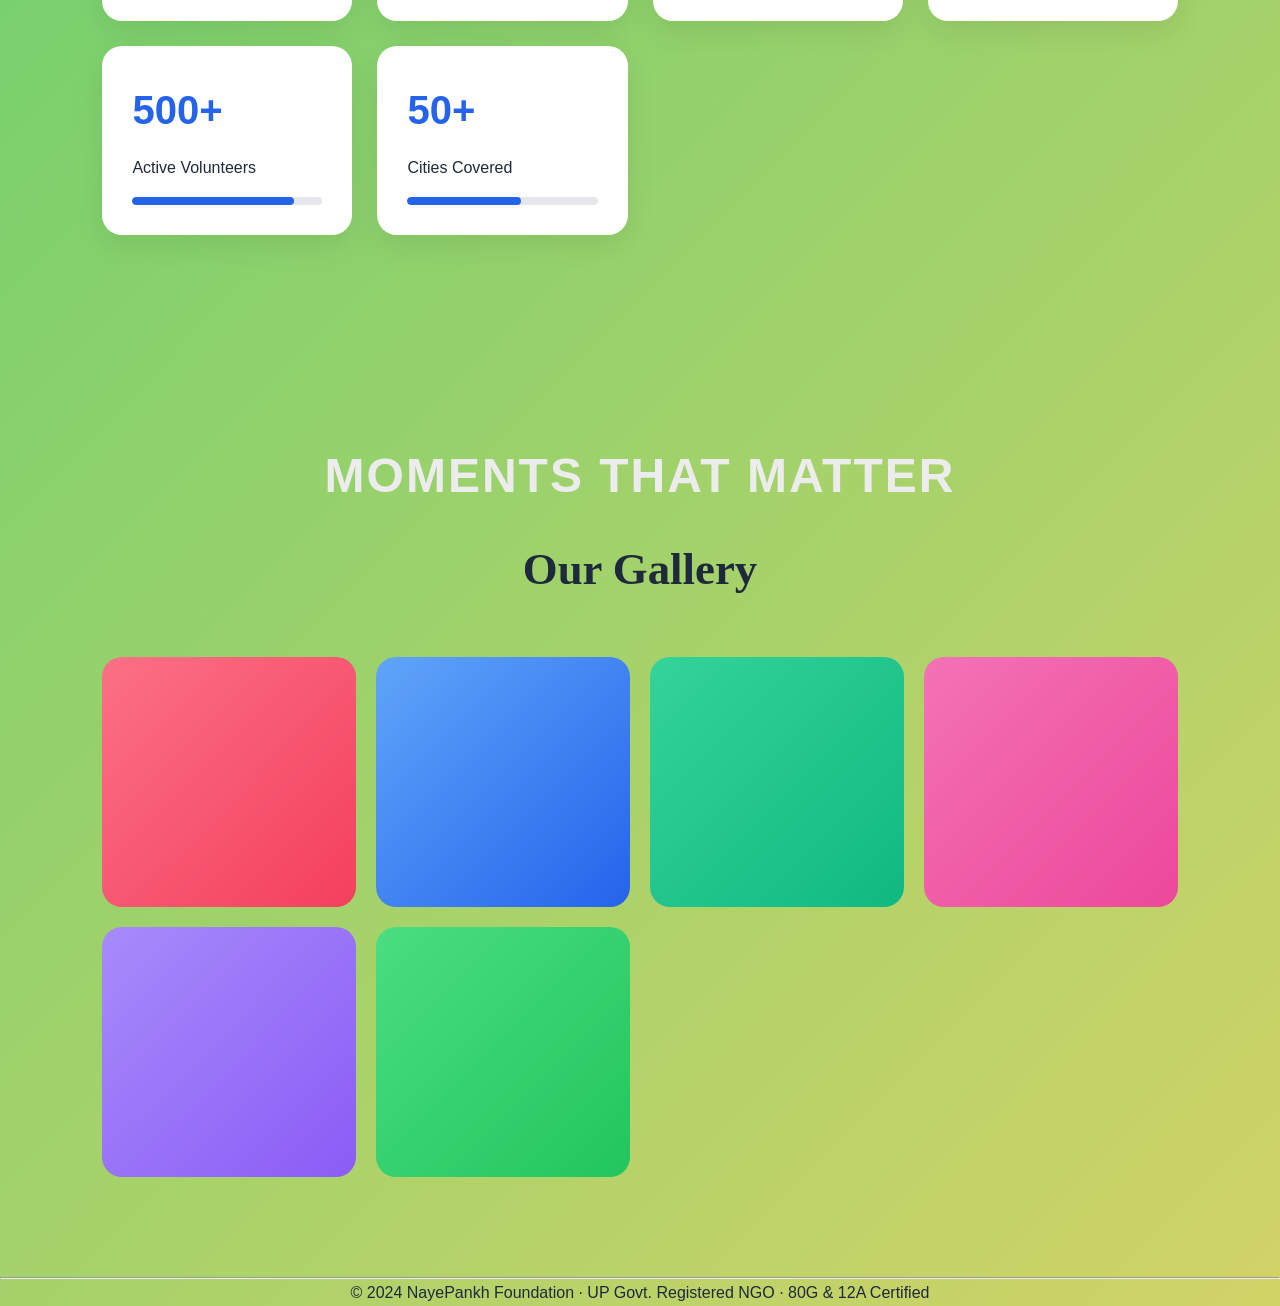
<file: programs.html>
<!DOCTYPE html>
<html lang="en">

<head>
    <meta charset="UTF-8">
    <meta name="viewport" content="width=device-width, initial-scale=1.0">
    <title>Programs</title>
    <link rel="stylesheet" href="programs.css">
</head>

<body>

    <section id="programs" class="page">

        <div class="page-hero programs-hero">
            <div class="page-hero-inner">
                <div class="section-eyebrow">What We Do</div>
                <h1>Programs That <span class="accent">Transform Lives</span></h1>
                <p>Education, welfare, healthcare — our programs address the real needs of communities left behind.</p>
            </div>
        </div>

        <!-- EDUCATION -->
        <div class="content-section">
            <div class="section-eyebrow">Education Initiatives</div>
            <h2 class="section-title">Learning Is a Right, Not a Privilege</h2>
            <div class="programs-grid">
                <div class="program-card">
                    <div class="prog-icon">📚</div>
                    <h2>Free Tuition Classes</h2>
                    <p>Weekly tuition sessions for underprivileged children in Kanpur, Ghaziabad, and partner cities —
                        covering core subjects and life skills.</p>
                    <div class="prog-tag">Active</div>
                </div>
                <div class="program-card">
                    <div class="prog-icon">💻</div>
                    <h2>Digital Literacy</h2>
                    <p>Teaching basic computer skills and internet safety to youth who would otherwise miss out on the
                        digital economy.</p>
                    <div class="prog-tag">Active</div>
                </div>
                <div class="program-card">
                    <div class="prog-icon">📖</div>
                    <h2>Book &amp; Stationery Drives</h2>
                    <p>Collecting and distributing textbooks, notebooks, and stationery to students who cannot afford
                        school supplies.</p>
                    <div class="prog-tag">Seasonal</div>
                </div>
                <div class="program-card">
                    <div class="prog-icon">🎓</div>
                    <h2>Scholarship Awareness</h2>
                    <p>Connecting deserving students with government scholarships and funding opportunities they might
                        not know exist.</p>
                    <div class="prog-tag">Ongoing</div>
                </div>
            </div>
        </div>

        <!-- SOCIAL WELFARE -->
        <div class="content-section alt-bg" style="background:linear-gradient(135deg,#0ace76,#d2d367);;">
            <div class="section-eyebrow">Social Welfare Activities</div>
            <h2 class="section-title">Serving Every Basic Need</h2>
            <div class="welfare-list">
                <div class="welfare-item">
                    <div class="wi-icon">🍱</div>
                    <div class="wi-body">
                        <h2>Food Relief Drives</h2>
                        <p>Regular distributions of cooked food and dry ration packages to families in slums,
                            construction sites, and labour colonies.</p>
                    </div>
                </div>
                <div class="welfare-item">
                    <div class="wi-icon">👗</div>
                    <div class="wi-body">
                        <h2>Clothing Campaigns</h2>
                        <p>Seasonal collection and distribution of warm clothes and blankets during winter months to
                            homeless individuals.</p>
                    </div>
                </div>
                <div class="welfare-item">
                    <div class="wi-icon">🌸</div>
                    <div class="wi-body">
                        <h2>Women's Hygiene</h2>
                        <p>Free distribution of sanitary pads and menstrual hygiene education to women in underserved
                            communities.</p>
                    </div>
                </div>
                <div class="welfare-item">
                    <div class="wi-icon">🏥</div>
                    <div class="wi-body">
                        <h2>Health Camps</h2>
                        <p>Free medical check-ups, blood donation drives, and health awareness campaigns in partnership
                            with local doctors.</p>
                    </div>
                </div>
                <div class="welfare-item">
                    <div class="wi-icon">🌳</div>
                    <div class="wi-body">
                        <h2>Environment Drives</h2>
                        <p>Tree plantation and cleanliness drives to build a healthier environment for the communities
                            we serve.</p>
                    </div>
                </div>
                <div class="welfare-item">
                    <div class="wi-icon">🧒</div>
                    <div class="wi-body">
                        <h2>Child Protection</h2>
                        <p>Awareness and counselling sessions on child rights, education access, and protection from
                            exploitation.</p>
                    </div>
                </div>
            </div>
        </div>

        <!-- IMPACT STATISTICS -->
        <div class="impact-section">
            <div class="section-eyebrow">Our Impact</div>
            <h2 class="section-title">Numbers That Tell the Story</h2>
            <div class="impact-grid">
                <div class="impact-card ic1">
                    <div class="impact-num" data-target="200000">200k+</div>
                    <div class="impact-label">People Directly Helped</div>
                    <div class="impact-bar">
                        <div class="impact-fill" style="--fill:95%"></div>
                    </div>
                </div>
                <div class="impact-card ic2">
                    <div class="impact-num" data-target="50000">1M+</div>
                    <div class="impact-label">Meals Distributed</div>
                    <div class="impact-bar">
                        <div class="impact-fill" style="--fill:88%"></div>
                    </div>
                </div>
                <div class="impact-card ic3">
                    <div class="impact-num" data-target="30000">100k+</div>
                    <div class="impact-label">Sanitary Kits Given</div>
                    <div class="impact-bar">
                        <div class="impact-fill" style="--fill:75%"></div>
                    </div>
                </div>
                <div class="impact-card ic4">
                    <div class="impact-num" data-target="15000">10M+</div>
                    <div class="impact-label">Clothes Distributed</div>
                    <div class="impact-bar">
                        <div class="impact-fill" style="--fill:70%"></div>
                    </div>
                </div>
                <div class="impact-card ic5">
                    <div class="impact-num" data-target="5000">500+ </div>
                    <div class="impact-label">Active Volunteers</div>
                    <div class="impact-bar">
                        <div class="impact-fill" style="--fill:85%"></div>
                    </div>
                </div>
                <div class="impact-card ic6">
                    <div class="impact-num" data-target="50">50+</div>
                    <div class="impact-label">Cities Covered</div>
                    <div class="impact-bar">
                        <div class="impact-fill" style="--fill:60%"></div>
                    </div>
                </div>
            </div>
        </div>

        <!-- GALLERY -->
        <div class="gallery-section">
            <div class="section-eyebrow">Moments That Matter</div>
            <h2 class="section-title">Our Gallery</h2>
            <div class="gallery-grid">
                <div class="gallery-item gi1" data-label="Food Distribution Drive">
                    <div class="gi-overlay"><span>Food Distribution Drive</span></div>

                </div>
                <div class="gallery-item gi2" data-label="Education Session">
                    <div class="gi-overlay"><span>Education Session</span></div>
                </div>
                <div class="gallery-item gi3" data-label="Clothing Camp">
                    <div class="gi-overlay"><span>Clothing Camp</span></div>
                </div>
                <div class="gallery-item gi4" data-label="Women's Hygiene Drive">
                    <div class="gi-overlay"><span>Women's Hygiene Drive</span></div>
                </div>
                <div class="gallery-item gi5" data-label="Health Camp">
                    <div class="gi-overlay"><span>Health Camp</span></div>
                </div>
                <div class="gallery-item gi6" data-label="Tree Plantation">
                    <div class="gi-overlay"><span>Tree Plantation</span></div>
                </div>
            </div>
        </div>

    </section>
    <hr>
    <div class="footer-bottom">
        <p style="text-align: center;">© 2024 NayePankh Foundation · UP Govt. Registered NGO · 80G &amp; 12A Certified
        </p>
    </div>
</body>

</html>
</file>
<file: style.css>
/* ────────────────────────────────────────────
   TOKENS & THEMES
──────────────────────────────────────────── */
:root {
    --saffron: #F4811F;
    --saffron-dk: #C9621A;
    --saffron-lt: #FDE9D3;
    --teal: #1A7F74;
    --teal-lt: #D4F0EC;
    --cream: #FDF8F3;
    --text: #1A1612;
    --text-sub: #5A4E44;
    --text-muted: #9C8C7E;
    --surface: #FFFFFF;
    --surface2: #F7F2EC;
    --border: #E8DDD4;
    --shadow: 0 4px 24px rgba(26, 22, 18, 0.08);
    --shadow-lg: 0 16px 64px rgba(26, 22, 18, 0.14);
    --radius: 12px;
    --radius-lg: 20px;
    --nav-h: 70px;
    --font-display: 'Playfair Display', Georgia, serif;
    --font-body: 'Inter', system-ui, sans-serif;
    --font-util: 'Space Grotesk', system-ui, sans-serif;
    --ease-spring: cubic-bezier(0.34, 1.56, 0.64, 1);
    --ease-smooth: cubic-bezier(0.25, 0.46, 0.45, 0.94);
}

[data-theme="dark"] {
    --cream: #0F0C09;
    --text: #F5EFE8;
    --text-sub: #C5B8AA;
    --text-muted: #7D6E62;
    --surface: #1C1712;
    --surface2: #241E17;
    --border: #342B22;
    --saffron-lt: #2A1E11;
    --teal-lt: #0D2422;
    --shadow: 0 4px 24px rgba(0, 0, 0, 0.4);
    --shadow-lg: 0 16px 64px rgba(0, 0, 0, 0.6);
}

/* ────────────────────────────────────────────
   RESET & BASE
──────────────────────────────────────────── */
*,
*::before,
*::after {
    box-sizing: border-box;
    margin: 0;
    padding: 0;
}

html {
    scroll-behavior: smooth;
    font-size: 16px;
}

body {
    font-family: var(--font-body);
    background: var(--cream);
    color: var(--text);
    line-height: 1.6;
    transition: background 0.3s, color 0.3s;
    overflow-x: hidden;
}

a {
    color: inherit;
    text-decoration: none;
    transition: opacity 0.2s;
}

a:hover {
    opacity: 0.8;
}

img {
    max-width: 100%;
    display: block;
}

ul {
    list-style: none;
}

/*DARK feMergeNode*/

/* Dark Theme */

body.dark-theme {
    background: #121212;
    color: #f5f5f5;
}

body.dark-theme .navbar {
    background: #1e1e1e;
    
}

body.dark-theme .nav-links a {
    color: #ffffff;
}

body.dark-theme .hero,
body.dark-theme .about,
body.dark-theme .impact,
body.dark-theme .initiatives,
body.dark-theme .why,
body.dark-theme .cta {
    background-color: #121212;
    color: #f5f5f5;
}

body.dark-theme .card,
body.dark-theme .initiative-card,
body.dark-theme .feature-card,
body.dark-theme .stat-card {
    background: #1f1f1f;
    color: #ffffff;
    box-shadow: 0 4px 15px rgba(255,255,255,0.05);
}

body.dark-theme .btn-secondary {
    background: #333;
    color: #fff;
}

body.dark-theme footer {
    background: #0d0d0d;
    color: #ffffff;
}

/* ────────────────────────────────────────────
   TYPOGRAPHY
──────────────────────────────────────────── */
h1 {
    font-family: var(--font-display);
    font-size: clamp(2.4rem, 6vw, 4.8rem);
    line-height: 1.1;
    font-weight: 900;
}

h2 {
    font-family: var(--font-display);
    font-size: clamp(1.8rem, 4vw, 3rem);
    font-weight: 700;
}

h3 {
    font-family: var(--font-display);
    font-size: clamp(1.3rem, 2.5vw, 1.8rem);
    font-weight: 600;
}

h4 {
    font-family: var(--font-util);
    font-size: 1.05rem;
    font-weight: 700;
}

p {
    color: var(--text-sub);
    line-height: 1.75;
}

.accent {
    color: var(--saffron);
}

.section-eyebrow {
    font-family: var(--font-util);
    font-size: 0.78rem;
    font-weight: 600;
    letter-spacing: 0.12em;
    text-transform: uppercase;
    color: var(--saffron);
    margin-bottom: 0.5rem;
}

.section-title {
    margin-bottom: 2.5rem;
}

/* ────────────────────────────────────────────
   BUTTONS
──────────────────────────────────────────── */
.btn {
    display: inline-flex;
    align-items: center;
    gap: 0.5rem;
    padding: 0.7rem 1.6rem;
    border-radius: 50px;
    font-family: var(--font-util);
    font-size: 0.92rem;
    font-weight: 600;
    cursor: pointer;
    transition: transform 0.2s var(--ease-spring), box-shadow 0.2s, background 0.2s, color 0.2s;
    border: 2px solid transparent;
}

.btn:hover {
    transform: translateY(-2px);
}

.btn:active {
    transform: translateY(0);
}

.btn-primary {
    background: var(--saffron);
    color: #fff;
    box-shadow: 0 4px 16px rgba(244, 129, 31, 0.35);
}

.btn-primary:hover {
    background: var(--saffron-dk);
    box-shadow: 0 8px 24px rgba(244, 129, 31, 0.45);
    opacity: 1;
}

.btn-outline {
    background: transparent;
    border-color: var(--border);
    color: var(--text);
}

.btn-outline:hover {
    border-color: var(--saffron);
    color: var(--saffron);
    opacity: 1;
}

.btn-lg {
    padding: 0.9rem 2.2rem;
    font-size: 1rem;
}

.btn-full {
    width: 100%;
    justify-content: center;
}

/* ────────────────────────────────────────────
   NAVBAR
──────────────────────────────────────────── */
.navbar {
    position: fixed;
    top: 0;
    left: 0;
    right: 0;
    z-index: 100;
    height: var(--nav-h);
    background: rgba(255, 255, 255, 0.85);
    backdrop-filter: blur(16px);
    -webkit-backdrop-filter: blur(16px);
    border-bottom: 1px solid var(--border);
    transition: background 0.3s, border-color 0.3s;
}

[data-theme="dark"] .navbar {
    background: rgba(15, 12, 9, 0.85);
}

.nav-inner {
    max-width: 1200px;
    margin: 0 auto;
    padding: 0 1.5rem;
    height: 100%;
    display: flex;
    align-items: center;
    gap: 2rem;
}

.logo {
    display: flex;
    align-items: center;
    gap: 0.6rem;
    flex-shrink: 0;
}

.logo-icon {
    font-size: 1.4rem;
}

.logo-text {
    font-family: var(--font-display);
    font-size: 1.1rem;
    font-weight: 700;
    color: var(--text);
}

.logo-text em {
    color: var(--saffron);
    font-style: normal;
}

.nav-links {
    display: flex;
    align-items: center;
    gap: 0.25rem;
    margin-left: auto;
}

.nav-link {
    padding: 0.45rem 0.9rem;
    border-radius: 50px;
    font-family: var(--font-util);
    font-size: 0.88rem;
    font-weight: 500;
    color: var(--text-sub);
    transition: color 0.2s, background 0.2s;
}

.nav-link:hover,
.nav-link.active {
    color: var(--saffron);
    background: var(--saffron-lt);
    opacity: 1;
}

.nav-actions {
    display: flex;
    align-items: center;
    gap: 0.75rem;
    flex-shrink: 0;
}

.theme-toggle {
    width: 38px;
    height: 38px;
    border: 1px solid var(--border);
    border-radius: 50%;
    background: var(--surface);
    cursor: pointer;
    display: flex;
    align-items: center;
    justify-content: center;
    font-size: 1rem;
    transition: background 0.2s;
}

.theme-toggle .moon {
    display: none;
}

[data-theme="dark"] .theme-toggle .sun {
    display: none;
}

[data-theme="dark"] .theme-toggle .moon {
    display: block;
}

.hamburger {
    display: none;
    flex-direction: column;
    gap: 5px;
    background: none;
    border: none;
    cursor: pointer;
    padding: 4px;
}

.hamburger span {
    display: block;
    width: 22px;
    height: 2px;
    background: var(--text);
    border-radius: 2px;
    transition: transform 0.3s, opacity 0.3s;
}

/* ────────────────────────────────────────────
   PAGES
──────────────────────────────────────────── */
.page {
    display: none;
    padding-top: var(--nav-h);
    min-height: 100vh;
    animation: fadeIn 0.4s var(--ease-smooth);
}

.page.active {
    display: block;
}

@keyframes fadeIn {
    from {
        opacity: 0;
        transform: translateY(16px);
    }

    to {
        opacity: 1;
        transform: translateY(0);
    }
}

/* ────────────────────────────────────────────
   HOME: HERO
──────────────────────────────────────────── */
/* ────────────────────────────────────────────
   TOKENS & THEMES
──────────────────────────────────────────── */
:root {
  --saffron:    #F4811F;
  --saffron-dk: #C9621A;
  --saffron-lt: #FDE9D3;
  --teal:       #1A7F74;
  --teal-lt:    #D4F0EC;
  --cream:      #FDF8F3;
  --text:       #1A1612;
  --text-sub:   #5A4E44;
  --text-muted: #9C8C7E;
  --surface:    #FFFFFF;
  --surface2:   #F7F2EC;
  --border:     #E8DDD4;
  --shadow:     0 4px 24px rgba(26,22,18,0.08);
  --shadow-lg:  0 16px 64px rgba(26,22,18,0.14);
  --radius:     12px;
  --radius-lg:  20px;
  --nav-h:      70px;
  --font-display: 'Playfair Display', Georgia, serif;
  --font-body:    'Inter', system-ui, sans-serif;
  --font-util:    'Space Grotesk', system-ui, sans-serif;
  --ease-spring:  cubic-bezier(0.34, 1.56, 0.64, 1);
  --ease-smooth:  cubic-bezier(0.25, 0.46, 0.45, 0.94);
}

[data-theme="dark"] {
  --cream:      #0F0C09;
  --text:       #F5EFE8;
  --text-sub:   #C5B8AA;
  --text-muted: #7D6E62;
  --surface:    #1C1712;
  --surface2:   #241E17;
  --border:     #342B22;
  --saffron-lt: #2A1E11;
  --teal-lt:    #0D2422;
  --shadow:     0 4px 24px rgba(0,0,0,0.4);
  --shadow-lg:  0 16px 64px rgba(0,0,0,0.6);
}

/* ────────────────────────────────────────────
   RESET & BASE
──────────────────────────────────────────── */
*, *::before, *::after { box-sizing: border-box; margin: 0; padding: 0; }

html { scroll-behavior: smooth; font-size: 16px; }

body {
  font-family: var(--font-body);
  background: var(--cream);
  color: var(--text);
  line-height: 1.6;
  transition: background 0.3s, color 0.3s;
  overflow-x: hidden;
}

a { color: inherit; text-decoration: none; transition: opacity 0.2s; }
a:hover { opacity: 0.8; }
img { max-width: 100%; display: block; }
ul { list-style: none; }

/* ────────────────────────────────────────────
   TYPOGRAPHY
──────────────────────────────────────────── */
h1 { font-family: var(--font-display); font-size: clamp(2.4rem, 6vw, 4.8rem); line-height: 1.1; font-weight: 900; }
h2 { font-family: var(--font-display); font-size: clamp(1.8rem, 4vw, 3rem); font-weight: 700; }
h3 { font-family: var(--font-display); font-size: clamp(1.3rem, 2.5vw, 1.8rem); font-weight: 600; }
h4 { font-family: var(--font-util); font-size: 1.05rem; font-weight: 700; }
p  { color: var(--text-sub); line-height: 1.75; }

.accent { color: var(--saffron); }
.section-eyebrow {
  font-family: var(--font-util);
  font-size: 0.78rem;
  font-weight: 600;
  letter-spacing: 0.12em;
  text-transform: uppercase;
  color: var(--saffron);
  margin-bottom: 0.5rem;
}
.section-title { margin-bottom: 2.5rem; }

/* ────────────────────────────────────────────
   BUTTONS
──────────────────────────────────────────── */
.btn {
  display: inline-flex;
  align-items: center;
  gap: 0.5rem;
  padding: 0.7rem 1.6rem;
  border-radius: 50px;
  font-family: var(--font-util);
  font-size: 0.92rem;
  font-weight: 600;
  cursor: pointer;
  transition: transform 0.2s var(--ease-spring), box-shadow 0.2s, background 0.2s, color 0.2s;
  border: 2px solid transparent;
}
.btn:hover { transform: translateY(-2px); }
.btn:active { transform: translateY(0); }

.btn-primary {
  background: var(--saffron);
  color: #fff;
  box-shadow: 0 4px 16px rgba(244,129,31,0.35);
}
.btn-primary:hover {
  background: var(--saffron-dk);
  box-shadow: 0 8px 24px rgba(244,129,31,0.45);
  opacity: 1;
}

.btn-outline {
  background: transparent;
  border-color: var(--border);
  color: var(--text);
}
.btn-outline:hover { border-color: var(--saffron); color: var(--saffron); opacity:1; }

.btn-lg { padding: 0.9rem 2.2rem; font-size: 1rem; }
.btn-full { width: 100%; justify-content: center; }

/* ────────────────────────────────────────────
   NAVBAR
──────────────────────────────────────────── */
.navbar {
  position: fixed;
  top: 0; left: 0; right: 0;
  z-index: 100;
  height: var(--nav-h);
  background: rgba(255,255,255,0.85);
  backdrop-filter: blur(16px);
  -webkit-backdrop-filter: blur(16px);
  border-bottom: 1px solid var(--border);
  transition: background 0.3s, border-color 0.3s;
}
[data-theme="dark"] .navbar { background: rgba(15,12,9,0.85); }

.nav-inner {
  max-width: 1200px;
  margin: 0 auto;
  padding: 0 1.5rem;
  height: 100%;
  display: flex;
  align-items: center;
  gap: 2rem;
}

.logo {
  display: flex;
  align-items: center;
  gap: 0.6rem;
  flex-shrink: 0;
}
.logo-icon { font-size: 1.4rem; }
.logo-text {
  font-family: var(--font-display);
  font-size: 1.1rem;
  font-weight: 700;
  color: var(--text);
}
.logo-text em { color: var(--saffron); font-style: normal; }

.nav-links {
  display: flex;
  align-items: center;
  gap: 0.25rem;
  margin-left: auto;
}
.nav-link {
  padding: 0.45rem 0.9rem;
  border-radius: 50px;
  font-family: var(--font-util);
  font-size: 0.88rem;
  font-weight: 500;
  color: var(--text-sub);
  transition: color 0.2s, background 0.2s;
}
.nav-link:hover, .nav-link.active {
  color: var(--saffron);
  background: var(--saffron-lt);
  opacity: 1;
}

.nav-actions {
  display: flex;
  align-items: center;
  gap: 0.75rem;
  flex-shrink: 0;
}

.theme-toggle {
  width: 38px; height: 38px;
  border: 1px solid var(--border);
  border-radius: 50%;
  background: var(--surface);
  cursor: pointer;
  display: flex;
  align-items: center;
  justify-content: center;
  font-size: 1rem;
  transition: background 0.2s;
}
.theme-toggle .moon { display: none; }
[data-theme="dark"] .theme-toggle .sun { display: none; }
[data-theme="dark"] .theme-toggle .moon { display: block; }

.hamburger {
  display: none;
  flex-direction: column;
  gap: 5px;
  background: none;
  border: none;
  cursor: pointer;
  padding: 4px;
}
.hamburger span {
  display: block;
  width: 22px; height: 2px;
  background: var(--text);
  border-radius: 2px;
  transition: transform 0.3s, opacity 0.3s;
}

/* ────────────────────────────────────────────
   PAGES
──────────────────────────────────────────── */
.page {
  display: none;
  padding-top: var(--nav-h);
  min-height: 100vh;
  animation: fadeIn 0.4s var(--ease-smooth);
}
.page.active { display: block; }

@keyframes fadeIn {
  from { opacity: 0; transform: translateY(16px); }
  to   { opacity: 1; transform: translateY(0); }
}

/* ────────────────────────────────────────────
   HOME: HERO
──────────────────────────────────────────── */
.hero {
  position: relative;
  min-height: calc(100vh - var(--nav-h));
  display: flex;
  align-items: center;
  overflow: hidden;
  padding: 4rem 1.5rem;
}

.hero-bg-shapes { position: absolute; inset: 0; pointer-events: none; }
.shape {
  position: absolute;
  border-radius: 50%;
  filter: blur(80px);
  opacity: 0.25;
  animation: float 8s ease-in-out infinite;
}
.s1 { width: 500px; height: 500px; background: var(--saffron); top: -10%; left: 60%; }
.s2 { width: 350px; height: 350px; background: var(--teal);    bottom: 10%; right: 55%; animation-delay: -3s; }
.s3 { width: 200px; height: 200px; background: #FFD700;        top: 60%; left: 70%; animation-delay: -6s; }

@keyframes float {
  0%, 100% { transform: translate(0,0) scale(1); }
  33%       { transform: translate(-20px, 30px) scale(1.05); }
  66%       { transform: translate(20px, -20px) scale(0.97); }
}

.hero-content {
  position: relative;
  z-index: 2;
  max-width: 600px;
  flex: 1;
}
.hero-badge {
  display: inline-block;
  padding: 0.4rem 1rem;
  background: var(--saffron-lt);
  color: var(--saffron-dk);
  border-radius: 50px;
  font-family: var(--font-util);
  font-size: 0.78rem;
  font-weight: 600;
  letter-spacing: 0.05em;
  margin-bottom: 1.5rem;
}
.hero-title {
  margin-bottom: 1.25rem;
  line-height: 1.05;
}
.hero-title .line { display: block; }
.hero-sub {
  font-size: 1.05rem;
  margin-bottom: 2rem;
  max-width: 480px;
}
.hero-cta { display: flex; gap: 1rem; flex-wrap: wrap; }

.hero-visual {
  position: relative;
  flex: 0 0 380px;
  height: 480px;
  margin-left: 14rem;
  display: none;
}
@media(min-width: 900px) { .hero-visual { display: block; } }

.hero-card {
  position: absolute;
  background: var(--surface);
  border: 1px solid var(--border);
  border-radius: var(--radius);
  padding: 2.5rem 2rem;
  box-shadow: var(--shadow);
  text-align: center;
  animation: heroCardFloat 6s ease-in-out infinite;
}
.hero-card .hc-icon { font-size: 4rem; margin-bottom: 0.3rem; }
.hero-card .hc-label {
  font-family: var(--font-util);
  font-size: 1rem;
  font-weight: 600; 
  color: var(--text-sub);
}
.hc1 { top: 30px;  left: 20px; ;  animation-delay: 0s; }
.hc2 { top: 30px;  right: 20px; animation-delay: -1.5s; }
.hc3 { bottom: 50px; left: 20px; animation-delay: -3s; }
.hc4 { bottom: 50px; right: 20px; animation-delay: -4.5s; }

.hero-pulse-ring {
  position: absolute;
  top: 50%; left: 50%;
  transform: translate(-50%, -50%);
  width: 140px; height: 140px;
  border-radius: 50%;
  background: radial-gradient(circle, var(--saffron-lt), transparent);
  animation: pulse 3s ease-in-out infinite;
}
@keyframes pulse {
  0%, 100% { transform: translate(-50%,-50%) scale(1); opacity:0.6; }
  50%       { transform: translate(-50%,-50%) scale(1.3); opacity:0.2; }
}
@keyframes heroCardFloat {
  0%, 100% { transform: translateY(0); }
  50%       { transform: translateY(-12px); }
}

/* ────────────────────────────────────────────
   HOME: STATS BANNER
──────────────────────────────────────────── */
.stats-banner {
  display: flex;
  align-items: center;
  justify-content: center;
  flex-wrap: wrap;
  gap: 0;
  background: var(--saffron);
  padding: 2.5rem 2rem;
}
.stat-item {
  flex: 1;
  min-width: 160px;
  text-align: center;
  padding: 1rem;
}
.stat-num {
  font-family: var(--font-display);
  font-size: clamp(2rem, 5vw, 3.2rem);
  font-weight: 900;
  color: #fff;
}
.stat-suffix { font-size: 1.8rem; font-weight: 900; color: #fff; }
.stat-label {
  font-family: var(--font-util);
  font-size: 0.82rem;
  font-weight: 500;
  color: rgba(255,255,255,0.82);
  margin-top: 0.2rem;
}
.stat-divider {
  width: 1px;
  height: 50px;
  background: rgba(255,255,255,0.3);
  flex-shrink: 0;
}
@media(max-width:600px){ .stat-divider { display:none; } }

/* ────────────────────────────────────────────
   HOME: MISSION & VISION
──────────────────────────────────────────── */
.mv-section {
  max-width: 1100px;
  margin: 0 auto;
  padding: 5rem 1.5rem;
}
.mv-grid {
  display: grid;
  grid-template-columns: repeat(auto-fit, minmax(280px, 1fr));
  gap: 1.5rem;
}
.mv-card {
  background: var(--surface);
  border: 1px solid var(--border);
  border-radius: var(--radius-lg);
  padding: 2.2rem;
  transition: transform 0.3s var(--ease-spring), box-shadow 0.3s;
}
.mv-card:hover { transform: translateY(-6px); box-shadow: var(--shadow-lg); }
.mv-card.mission { border-top: 3px solid var(--saffron); }
.mv-card.vision  { border-top: 3px solid var(--teal); }
.mv-card.values  { border-top: 3px solid #FFD700; }
.mv-icon-wrap { font-size: 2.5rem; margin-bottom: 1rem; }
.mv-card h3 { margin-bottom: 0.75rem; }

/* ────────────────────────────────────────────
   HOME: QUOTE
──────────────────────────────────────────── */
.quote-section {
  background: var(--surface2);
  border-top: 1px solid var(--border);
  border-bottom: 1px solid var(--border);
  padding: 4rem 1.5rem;
  text-align: center;
}
blockquote {
  font-family: var(--font-display);
  font-size: clamp(1.3rem, 3vw, 2.2rem);
  font-weight: 600;
  color: var(--text);
  max-width: 860px;
  margin: 0 auto 1rem;
  line-height: 1.4;
}
blockquote::before { content: '\201C'; color: var(--saffron); }
blockquote::after  { content: '\201D'; color: var(--saffron); }
cite {
  font-family: var(--font-util);
  font-size: 0.88rem;
  font-style: normal;
  color: var(--text-muted);
}

/* ────────────────────────────────────────────
   PAGE HERO (About / Programs / Contact)
──────────────────────────────────────────── */
.page-hero {
  padding: 5rem 1.5rem 4rem;
  text-align: center;
  position: relative;
  overflow: hidden;
}
.page-hero::before {
  content: '';
  position: absolute;
  inset: 0;
  background: linear-gradient(135deg, var(--saffron-lt) 0%, var(--teal-lt) 100%);
  opacity: 0.5;
  z-index: 0;
}
.page-hero-inner { position: relative; z-index: 1; max-width: 700px; margin: 0 auto; }
.page-hero h1 { margin-bottom: 1rem; }
.page-hero p { font-size: 1.1rem; max-width: 500px; margin: 0 auto; }

/* ────────────────────────────────────────────
   CONTENT SECTION (reusable wrapper)
──────────────────────────────────────────── */
.content-section {
  max-width: 1100px;
  margin: 0 auto;
  padding: 5rem 1.5rem;
}
.content-section.alt-bg {
  max-width: 100%;
  background: var(--surface2);
  padding: 5rem 0;
}
.content-section.alt-bg > * { max-width: 1100px; margin: 0 auto; padding: 0 1.5rem; }

/* ────────────────────────────────────────────
   ABOUT: GRID
──────────────────────────────────────────── */
.about-grid {
  display: grid;
  grid-template-columns: 1fr 1fr;
  gap: 4rem;
  align-items: center;
}
@media(max-width:768px){ .about-grid { grid-template-columns:1fr; gap:2.5rem; } }

.about-text h2 { margin-bottom: 1rem; }
.about-text p  { margin-bottom: 1rem; }
.about-badges { display: flex; flex-wrap: wrap; gap: 0.5rem; margin-top: 1.5rem; }
.badge {
  padding: 0.35rem 0.9rem;
  border-radius: 50px;
  background: var(--saffron-lt);
  color: var(--saffron-dk);
  font-family: var(--font-util);
  font-size: 0.78rem;
  font-weight: 600;
}
.about-img-stack { position: relative; height: 360px; }
.about-img-box {
  position: absolute;
  border-radius: var(--radius-lg);
  overflow: hidden;
  box-shadow: var(--shadow-lg);
}
.about-img-box.primary  { inset: 0 0 40px 0; }
.about-img-box.secondary {
  width: 55%;
  height: 55%;
  bottom: 0; right: -1rem;
  border: 4px solid var(--cream);
}
.img-placeholder {
  width: 100%; height: 100%;
  background: linear-gradient(135deg, var(--saffron-lt), var(--teal-lt));
  display: flex;
  flex-direction: column;
  align-items: center;
  justify-content: center;
  gap: 0.5rem;
}
.img-placeholder span { font-size: 3rem; }
.img-placeholder p { color: var(--text-sub); font-size: 0.88rem; font-weight: 500; }

/* ────────────────────────────────────────────
   ABOUT: TEAM
──────────────────────────────────────────── */
.team-section {
  background: var(--surface2);
  border-top: 1px solid var(--border);
  padding: 5rem 1.5rem;
  text-align: center;
}
.team-grid {
  max-width: 1000px;
  margin: 0 auto 3rem;
  display: grid;
  grid-template-columns: repeat(auto-fit, minmax(210px, 1fr));
  gap: 1.5rem;
  text-align: left;
}
.team-card {
  background: var(--surface);
  border: 1px solid var(--border);
  border-radius: var(--radius-lg);
  padding: 1.8rem;
  transition: transform 0.3s var(--ease-spring), box-shadow 0.3s;
}
.team-card:hover { transform: translateY(-6px); box-shadow: var(--shadow-lg); }
.team-card.founder { border-top: 3px solid var(--saffron); }
.team-avatar {
  width: 52px; height: 52px;
  border-radius: 50%;
  background: linear-gradient(135deg, var(--saffron), var(--teal));
  display: flex;
  align-items: center;
  justify-content: center;
  color: #fff;
  font-family: var(--font-util);
  font-weight: 700;
  font-size: 1rem;
  margin-bottom: 1rem;
}
.team-role {
  display: block;
  font-family: var(--font-util);
  font-size: 0.78rem;
  font-weight: 600;
  color: var(--saffron);
  margin-bottom: 0.6rem;
  text-transform: uppercase;
  letter-spacing: 0.07em;
}
.team-card h4 { margin-bottom: 0.2rem; }
.team-card p { font-size: 0.88rem; }

.volunteer-cta {
  max-width: 500px;
  margin: 0 auto;
  padding: 3rem;
  background: var(--surface);
  border-radius: var(--radius-lg);
  border: 1px solid var(--border);
  box-shadow: var(--shadow);
}
.volunteer-cta h3 { margin-bottom: 0.5rem; }
.volunteer-cta p { margin-bottom: 1.5rem; }

/* ────────────────────────────────────────────
   ABOUT: TIMELINE
──────────────────────────────────────────── */
.timeline-section {
  max-width: 700px;
  margin: 0 auto;
  padding: 5rem 1.5rem;
}
.timeline { position: relative; }
.timeline::before {
  content: '';
  position: absolute;
  left: 28px; top: 0; bottom: 0;
  width: 2px;
  background: linear-gradient(to bottom, var(--saffron), var(--teal));
}
.tl-item {
  display: flex;
  gap: 1.5rem;
  padding-bottom: 2.5rem;
  position: relative;
  align-items: flex-start;
}
.tl-dot {
  flex-shrink: 0;
  width: 14px; height: 14px;
  border-radius: 50%;
  background: var(--saffron);
  border: 3px solid var(--cream);
  outline: 2px solid var(--saffron);
  margin-top: 5px;
  margin-left: 22px;
  position: relative;
  z-index: 1;
  transition: transform 0.2s;
}
.tl-item:hover .tl-dot { transform: scale(1.4); }
.tl-year {
  flex-shrink: 0;
  font-family: var(--font-util);
  font-weight: 700;
  font-size: 0.82rem;
  color: var(--saffron);
  background: var(--saffron-lt);
  padding: 0.2rem 0.6rem;
  border-radius: 50px;
  margin-top: 2px;
  white-space: nowrap;
}
.tl-content h4 { margin-bottom: 0.3rem; }
.tl-content p  { font-size: 0.9rem; }

/* ────────────────────────────────────────────
   PROGRAMS: CARDS
──────────────────────────────────────────── */
.programs-grid {
  display: grid;
  grid-template-columns: repeat(auto-fit, minmax(230px,1fr));
  gap: 1.5rem;
}
.program-card {
  background: var(--surface);
  border: 1px solid var(--border);
  border-radius: var(--radius-lg);
  padding: 2rem;
  position: relative;
  transition: transform 0.3s var(--ease-spring), box-shadow 0.3s;
}
.program-card:hover { transform: translateY(-6px); box-shadow: var(--shadow-lg); }
.prog-icon { font-size: 2.4rem; margin-bottom: 1rem; }
.program-card h4 { margin-bottom: 0.6rem; }
.prog-tag {
  position: absolute;
  top: 1rem; right: 1rem;
  font-family: var(--font-util);
  font-size: 0.7rem;
  font-weight: 600;
  padding: 0.2rem 0.6rem;
  border-radius: 50px;
  background: var(--teal-lt);
  color: var(--teal);
}

/* ────────────────────────────────────────────
   PROGRAMS: WELFARE LIST
──────────────────────────────────────────── */
.welfare-list {
  display: grid;
  grid-template-columns: repeat(auto-fit, minmax(280px,1fr));
  gap: 1.5rem;
  max-width: 1100px;
  margin: 0 auto;
  padding: 0 1.5rem;
}
.welfare-item {
  display: flex;
  gap: 1.2rem;
  align-items: flex-start;
  background: var(--surface);
  padding: 1.5rem;
  border-radius: var(--radius);
  border: 1px solid var(--border);
  transition: transform 0.25s, box-shadow 0.25s;
}
.welfare-item:hover { transform: translateY(-3px); box-shadow: var(--shadow); }
.wi-icon { font-size: 2rem; flex-shrink: 0; margin-top: 0.1rem; }
.wi-body h4 { margin-bottom: 0.3rem; }
.wi-body p  { font-size: 0.88rem; }

/* ────────────────────────────────────────────
   PROGRAMS: IMPACT
──────────────────────────────────────────── */
.impact-section {
  max-width: 1100px;
  margin: 0 auto;
  padding: 5rem 1.5rem;
}
.impact-grid {
  display: grid;
  grid-template-columns: repeat(auto-fit, minmax(200px, 1fr));
  gap: 1.5rem;
}
.impact-card {
  background: var(--surface);
  border: 1px solid var(--border);
  border-radius: var(--radius-lg);
  padding: 1.8rem;
  transition: transform 0.3s var(--ease-spring), box-shadow 0.3s;
}
.impact-card:hover { transform: translateY(-6px); box-shadow: var(--shadow-lg); }
.impact-num {
  font-family: var(--font-display);
  font-size: 2.2rem;
  font-weight: 900;
  color: var(--saffron);
  margin-bottom: 0.3rem;
}
.impact-label {
  font-family: var(--font-util);
  font-size: 0.82rem;
  font-weight: 500;
  color: var(--text-sub);
  margin-bottom: 1rem;
}
.impact-bar {
  height: 4px;
  background: var(--border);
  border-radius: 4px;
  overflow: hidden;
}
.impact-fill {
  height: 100%;
  width: 0;
  background: linear-gradient(90deg, var(--saffron), var(--teal));
  border-radius: 4px;
  transition: width 1.5s var(--ease-smooth);
}
.impact-fill.animated { width: var(--fill); }

/* ────────────────────────────────────────────
   GALLERY
──────────────────────────────────────────── */
.gallery-section {
  background: var(--surface2);
  border-top: 1px solid var(--border);
  padding: 5rem 1.5rem;
  text-align: center;
}
.gallery-grid {
  max-width: 1100px;
  margin: 0 auto;
  display: grid;
  grid-template-columns: repeat(3, 1fr);
  grid-template-rows: repeat(2, 220px);
  gap: 1rem;
  text-align: left;
}
@media(max-width:640px) {
  .gallery-grid {
    grid-template-columns: repeat(2, 1fr);
    grid-template-rows: auto;
  }
}
.gallery-item {
  border-radius: var(--radius);
  overflow: hidden;
  cursor: pointer;
  position: relative;
  background: linear-gradient(135deg, var(--saffron-lt), var(--teal-lt));
  transition: transform 0.3s var(--ease-spring), box-shadow 0.3s;
  display: flex;
  align-items: center;
  justify-content: center;
}
.gallery-item:hover { transform: scale(1.03); box-shadow: var(--shadow-lg); z-index: 2; }
.gi1 { grid-column: 1; grid-row: 1; background: linear-gradient(135deg,#FDE9D3,#FFF3E0); }
.gi2 { grid-column: 2; grid-row: 1; background: linear-gradient(135deg,#D4F0EC,#E0F7F4); }
.gi3 { grid-column: 3; grid-row: 1 / 3; background: linear-gradient(135deg,#E8EAF6,#E1F5FE); }
.gi4 { grid-column: 1; grid-row: 2; background: linear-gradient(135deg,#FCE4EC,#FFF9C4); }
.gi5 { grid-column: 2; grid-row: 2; background: linear-gradient(135deg,#E8F5E9,#DCEDC8); }
.gi6 { display: none; }
@media(max-width:640px) {
  .gi3 { grid-column: auto; grid-row: auto; }
  .gi6 { display: flex; background: linear-gradient(135deg,#F3E5F5,#EDE7F6); }
}

.gi-overlay {
  position: absolute;
  inset: 0;
  background: rgba(26,22,18,0);
  display: flex;
  align-items: flex-end;
  padding: 1rem;
  transition: background 0.3s;
}
.gallery-item:hover .gi-overlay { background: rgba(26,22,18,0.45); }
.gi-overlay span {
  color: #fff;
  font-family: var(--font-util);
  font-size: 0.82rem;
  font-weight: 600;
  opacity: 0;
  transform: translateY(8px);
  transition: opacity 0.3s, transform 0.3s;
}
.gallery-item:hover .gi-overlay span { opacity: 1; transform: translateY(0); }
.gallery-item::before {
  content: '📸';
  font-size: 3rem;
  opacity: 0.4;
}

/* ────────────────────────────────────────────
   CONTACT: SECTION
──────────────────────────────────────────── */
.contact-section {
  max-width: 1100px;
  margin: 0 auto;
  padding: 5rem 1.5rem;
}
.contact-grid {
  display: grid;
  grid-template-columns: 1fr 420px;
  gap: 3rem;
  align-items: flex-start;
}
@media(max-width:900px) { .contact-grid { grid-template-columns:1fr; } }

.contact-form-wrap {
  background: var(--surface);
  border: 1px solid var(--border);
  border-radius: var(--radius-lg);
  padding: 2.5rem;
  box-shadow: var(--shadow);
}
.contact-form-wrap h3 { margin-bottom: 1.5rem; }

.form-row { display: grid; grid-template-columns: 1fr 1fr; gap: 1rem; }
@media(max-width:480px) { .form-row { grid-template-columns:1fr; } }

.form-group { margin-bottom: 1.2rem; }
.form-group label {
  display: block;
  font-family: var(--font-util);
  font-size: 0.82rem;
  font-weight: 600;
  margin-bottom: 0.4rem;
  color: var(--text-sub);
}
.form-group input,
.form-group select,
.form-group textarea {
  width: 100%;
  padding: 0.7rem 1rem;
  border: 1.5px solid var(--border);
  border-radius: var(--radius);
  background: var(--cream);
  color: var(--text);
  font-family: var(--font-body);
  font-size: 0.93rem;
  transition: border-color 0.2s, box-shadow 0.2s, background 0.2s;
  outline: none;
}
.form-group input:focus,
.form-group select:focus,
.form-group textarea:focus {
  border-color: var(--saffron);
  box-shadow: 0 0 0 3px rgba(244,129,31,0.18);
  background: var(--surface);
}
.form-group input.error,
.form-group select.error,
.form-group textarea.error {
  border-color: #E53935;
  box-shadow: 0 0 0 3px rgba(229,57,53,0.15);
}
.form-error {
  display: block;
  font-size: 0.78rem;
  color: #E53935;
  margin-top: 0.25rem;
  min-height: 1rem;
}
.form-success {
  display: none;
  margin-top: 1rem;
  padding: 0.8rem 1.2rem;
  background: var(--teal-lt);
  color: var(--teal);
  border-radius: var(--radius);
  font-family: var(--font-util);
  font-size: 0.88rem;
  font-weight: 600;
}
.form-success.show { display: block; }

/* contact info */
.contact-info {}
.contact-info h3 { margin-bottom: 1.5rem; }
.contact-card {
  display: flex;
  gap: 1rem;
  align-items: flex-start;
  background: var(--surface);
  border: 1px solid var(--border);
  border-radius: var(--radius);
  padding: 1rem 1.3rem;
  margin-bottom: 0.75rem;
  transition: box-shadow 0.2s;
}
.contact-card:hover { box-shadow: var(--shadow); }
.cc-icon { font-size: 1.4rem; flex-shrink: 0; }
.cc-label {
  font-family: var(--font-util);
  font-size: 0.72rem;
  font-weight: 600;
  text-transform: uppercase;
  letter-spacing: 0.08em;
  color: var(--text-muted);
  margin-bottom: 0.15rem;
}
.contact-card a { color: var(--saffron); font-weight: 500; }

/* social links */
.social-section { margin-top: 2rem; }
.social-section h4 { margin-bottom: 1rem; }
.social-links { display: flex; flex-wrap: wrap; gap: 0.6rem; }
.social-btn {
  display: inline-flex;
  align-items: center;
  gap: 0.5rem;
  padding: 0.5rem 0.9rem;
  border-radius: 50px;
  font-family: var(--font-util);
  font-size: 0.8rem;
  font-weight: 600;
  border: 1.5px solid var(--border);
  background: var(--surface);
  color: var(--text);
  transition: transform 0.2s var(--ease-spring), box-shadow 0.2s, background 0.2s, color 0.2s;
}
.social-btn svg { width: 14px; height: 14px; }
.social-btn:hover { transform: translateY(-2px); box-shadow: var(--shadow); opacity: 1; }
.social-btn.instagram:hover { background: #E1306C; color: #fff; border-color: #E1306C; }
.social-btn.linkedin:hover  { background: #0077B5; color: #fff; border-color: #0077B5; }
.social-btn.youtube:hover   { background: #FF0000; color: #fff; border-color: #FF0000; }
.social-btn.facebook:hover  { background: #1877F2; color: #fff; border-color: #1877F2; }
.social-btn.twitter:hover   { background: #1DA1F2; color: #fff; border-color: #1DA1F2; }

/* donate box */
.donate-box {
  margin-top: 2rem;
  background: linear-gradient(135deg, var(--saffron) 0%, var(--saffron-dk) 100%);
  border-radius: var(--radius-lg);
  padding: 2rem;
  color: #fff;
}
.donate-box h4 { color: #fff; margin-bottom: 0.5rem; }
.donate-box p  { color: rgba(255,255,255,0.85); font-size: 0.88rem; margin-bottom: 1.25rem; }
.donate-amounts { display: flex; flex-wrap: wrap; gap: 0.5rem; margin-bottom: 1.25rem; }
.da-btn {
  padding: 0.4rem 0.9rem;
  border-radius: 50px;
  border: 2px solid rgba(255,255,255,0.5);
  background: transparent;
  color: #fff;
  font-family: var(--font-util);
  font-size: 0.82rem;
  font-weight: 600;
  cursor: pointer;
  transition: background 0.2s, border-color 0.2s;
}
.da-btn:hover, .da-btn.selected {
  background: rgba(255,255,255,0.2);
  border-color: #fff;
}
.donate-box .btn-primary {
  background: #fff;
  color: var(--saffron-dk);
}
.donate-box .btn-primary:hover { background: rgba(255,255,255,0.9); }

/* ────────────────────────────────────────────
   FOOTER
──────────────────────────────────────────── */
.footer {
  background: var(--surface2);
  border-top: 1px solid var(--border);
  padding-top: 3.5rem;
}
.footer-inner {
  max-width: 1100px;
  margin: 0 auto;
  padding: 0 1.5rem 3rem;
  display: grid;
  grid-template-columns: 1.6fr 1fr 1fr 1.2fr;
  gap: 2.5rem;
}
@media(max-width:700px){ .footer-inner { grid-template-columns:1fr 1fr; } }
@media(max-width:480px){ .footer-inner { grid-template-columns:1fr; } }

.footer-brand .logo-icon { font-size: 1.6rem; }
.footer-brand .logo-text { font-family: var(--font-display); font-size: 1.1rem; font-weight: 700; }
.footer-brand p { font-size: 0.86rem; margin-top: 0.75rem; max-width: 220px; }
.footer-links h5,
.footer-contact h5 {
  font-family: var(--font-util);
  font-size: 0.78rem;
  font-weight: 700;
  text-transform: uppercase;
  letter-spacing: 0.1em;
  color: var(--text-muted);
  margin-bottom: 1rem;
}
.footer-links ul li { margin-bottom: 0.5rem; }
.footer-links a {
  font-size: 0.9rem;
  color: var(--text-sub);
  transition: color 0.2s;
}
.footer-links a:hover { color: var(--saffron); opacity: 1; }
.footer-contact p { font-size: 0.88rem; margin-bottom: 0.4rem; }

.footer-bottom {
  border-top: 1px solid var(--border);
  padding: 1.2rem 1.5rem;
  text-align: center;
}
.footer-bottom p { font-size: 0.8rem; }

/* ────────────────────────────────────────────
   LIGHTBOX
──────────────────────────────────────────── */
.lightbox {
  display: none;
  position: fixed;
  inset: 0;
  z-index: 200;
  background: rgba(0,0,0,0.85);
  align-items: center;
  justify-content: center;
}
.lightbox.open { display: flex; }
.lb-close {
  position: absolute;
  top: 1.5rem; right: 1.5rem;
  background: rgba(255,255,255,0.1);
  border: 1px solid rgba(255,255,255,0.2);
  color: #fff;
  font-size: 1.2rem;
  width: 40px; height: 40px;
  border-radius: 50%;
  cursor: pointer;
  display: flex; align-items: center; justify-content: center;
  transition: background 0.2s;
}
.lb-close:hover { background: rgba(255,255,255,0.2); }
.lb-content {
  max-width: 80vw;
  max-height: 80vh;
  border-radius: var(--radius-lg);
  overflow: hidden;
}
.lb-img-placeholder {
  width: 600px;
  max-width: 80vw;
  height: 400px;
  background: linear-gradient(135deg, var(--saffron-lt), var(--teal-lt));
  display: flex;
  flex-direction: column;
  align-items: center;
  justify-content: center;
  gap: 1rem;
}
.lb-icon { font-size: 5rem; }
.lb-label {
  color: var(--text);
  font-family: var(--font-util);
  font-weight: 600;
  font-size: 1rem;
}

/* ────────────────────────────────────────────
   RESPONSIVE
──────────────────────────────────────────── */
@media(max-width: 768px) {
  .nav-links, .nav-donate { display: none; }
  .hamburger { display: flex; }
  .nav-links.open {
    display: flex;
    flex-direction: column;
    position: fixed;
    top: var(--nav-h);
    left: 0; right: 0;
    background: var(--surface);
    border-bottom: 1px solid var(--border);
    padding: 1.5rem;
    gap: 0.5rem;
    z-index: 99;
  }
  .hero { flex-direction: column; text-align: center; padding: 3rem 1.5rem; }
  .hero-cta { justify-content: center; }
  .hero-sub { margin: 0 auto 2rem; }
}

@media(max-width: 480px) {
  .gallery-grid { grid-template-columns: 1fr 1fr; grid-template-rows: repeat(3, 180px); }
  .gi3 { grid-column: auto; grid-row: auto; }
}

/* ────────────────────────────────────────────
   REDUCED MOTION
──────────────────────────────────────────── */
@media(prefers-reduced-motion: reduce) {
  *, *::before, *::after {
    animation-duration: 0.01ms !important;
    transition-duration: 0.01ms !important;
  }
}

/* ────────────────────────────────────────────
   HOME: MISSION & VISION
──────────────────────────────────────────── */
.mv-section {
    max-width: 1100px;
    margin: 0 auto;
    padding: 5rem 1.5rem;
}

.mv-grid {
    display: grid;
    grid-template-columns: repeat(auto-fit, minmax(280px, 1fr));
    gap: 1.5rem;
}

.mv-card {
    background: var(--surface);
    border: 1px solid var(--border);
    border-radius: var(--radius-lg);
    padding: 2.2rem;
    transition: transform 0.3s var(--ease-spring), box-shadow 0.3s;
}

.mv-card:hover {
    transform: translateY(-6px);
    box-shadow: var(--shadow-lg);
}

.mv-card.mission {
    border-top: 3px solid var(--saffron);
}

.mv-card.vision {
    border-top: 3px solid var(--teal);
}

.mv-card.values {
    border-top: 3px solid #FFD700;
}

.mv-icon-wrap {
    font-size: 2.5rem;
    margin-bottom: 1rem;
}

.mv-card h3 {
    margin-bottom: 0.75rem;
}

/* ────────────────────────────────────────────
   HOME: QUOTE
──────────────────────────────────────────── */
.quote-section {
    background: var(--surface2);
    border-top: 1px solid var(--border);
    border-bottom: 1px solid var(--border);
    padding: 4rem 1.5rem;
    text-align: center;
}

blockquote {
    font-family: var(--font-display);
    font-size: clamp(1.3rem, 3vw, 2.2rem);
    font-weight: 600;
    color: var(--text);
    max-width: 860px;
    margin: 0 auto 1rem;
    line-height: 1.4;
}

blockquote::before {
    content: '\201C';
    color: var(--saffron);
}

blockquote::after {
    content: '\201D';
    color: var(--saffron);
}

cite {
    font-family: var(--font-util);
    font-size: 0.88rem;
    font-style: normal;
    color: var(--text-muted);
}

/* ────────────────────────────────────────────
   PAGE HERO (About / Programs / Contact)
──────────────────────────────────────────── */
.page-hero {
    padding: 5rem 1.5rem 4rem;
    text-align: center;
    position: relative;
    /*overflow: hidden;*/
}

.page-hero::before {
    content: '';
    position: absolute;
    inset: 0;
    background: linear-gradient(135deg, var(--saffron-lt) 0%, var(--teal-lt) 100%);
    opacity: 0.5;
    z-index: 0;
}

.page-hero-inner {
    position: relative;
    z-index: 1;
    max-width: 700px;
    margin: 0 auto;
}

.page-hero h1 {
    margin-bottom: 1rem;
}

.page-hero p {
    font-size: 1.1rem;
    max-width: 500px;
    margin: 0 auto;
}

/* ────────────────────────────────────────────
   CONTENT SECTION (reusable wrapper)
──────────────────────────────────────────── */
.content-section {
    max-width: 1100px;
    margin: 0 auto;
    padding: 5rem 1.5rem;
}

.content-section.alt-bg {
    max-width: 100%;
    background: var(--surface2);
    padding: 5rem 0;
}

.content-section.alt-bg>* {
    max-width: 1100px;
    margin: 0 auto;
    padding: 0 1.5rem;
}

/* ────────────────────────────────────────────
   ABOUT: GRID
──────────────────────────────────────────── */
.about-grid {
    display: grid;
    grid-template-columns: 1fr 1fr;
    gap: 4rem;
    align-items: center;
}

@media(max-width:768px) {
    .about-grid {
        grid-template-columns: 1fr;
        gap: 2.5rem;
    }
}

.about-text h2 {
    margin-bottom: 1rem;
}

.about-text p {
    margin-bottom: 1rem;
}

.about-badges {
    display: flex;
    flex-wrap: wrap;
    gap: 0.5rem;
    margin-top: 1.5rem;
}

.badge {
    padding: 0.35rem 0.9rem;
    border-radius: 50px;
    background: var(--saffron-lt);
    color: var(--saffron-dk);
    font-family: var(--font-util);
    font-size: 0.78rem;
    font-weight: 600;
}

.about-img-stack {
    position: relative;
    height: 360px;
}

.about-img-box {
    position: absolute;
    border-radius: var(--radius-lg);
    overflow: hidden;
    box-shadow: var(--shadow-lg);
}

.about-img-box.primary {
    inset: 0 0 40px 0;
}

.about-img-box.secondary {
    width: 55%;
    height: 55%;
    bottom: 0;
    right: -1rem;
    border: 4px solid var(--cream);
}

.img-placeholder {
    width: 100%;
    height: 100%;
    background: linear-gradient(135deg, var(--saffron-lt), var(--teal-lt));
    display: flex;
    flex-direction: column;
    align-items: center;
    justify-content: center;
    gap: 0.5rem;
}

.img-placeholder span {
    font-size: 3rem;
}

.img-placeholder p {
    color: var(--text-sub);
    font-size: 0.88rem;
    font-weight: 500;
}

/* ────────────────────────────────────────────
   ABOUT: TEAM
──────────────────────────────────────────── */
.team-section {
    background: var(--surface2);
    border-top: 1px solid var(--border);
    padding: 5rem 1.5rem;
    text-align: center;
}

.team-grid {
    max-width: 1000px;
    margin: 0 auto 3rem;
    display: grid;
    grid-template-columns: repeat(auto-fit, minmax(210px, 1fr));
    gap: 1.5rem;
    text-align: left;
}

.team-card {
    background: var(--surface);
    border: 1px solid var(--border);
    border-radius: var(--radius-lg);
    padding: 1.8rem;
    transition: transform 0.3s var(--ease-spring), box-shadow 0.3s;
}

.team-card:hover {
    transform: translateY(-6px);
    box-shadow: var(--shadow-lg);
}

.team-card.founder {
    border-top: 3px solid var(--saffron);
}

.team-avatar {
    width: 52px;
    height: 52px;
    border-radius: 50%;
    background: linear-gradient(135deg, var(--saffron), var(--teal));
    display: flex;
    align-items: center;
    justify-content: center;
    color: #fff;
    font-family: var(--font-util);
    font-weight: 700;
    font-size: 1rem;
    margin-bottom: 1rem;
}

.team-role {
    display: block;
    font-family: var(--font-util);
    font-size: 0.78rem;
    font-weight: 600;
    color: var(--saffron);
    margin-bottom: 0.6rem;
    text-transform: uppercase;
    letter-spacing: 0.07em;
}

.team-card h4 {
    margin-bottom: 0.2rem;
}

.team-card p {
    font-size: 0.88rem;
}

.volunteer-cta {
    max-width: 500px;
    margin: 0 auto;
    padding: 3rem;
    background: var(--surface);
    border-radius: var(--radius-lg);
    border: 1px solid var(--border);
    box-shadow: var(--shadow);
}

.volunteer-cta h3 {
    margin-bottom: 0.5rem;
}

.volunteer-cta p {
    margin-bottom: 1.5rem;
}

/* ────────────────────────────────────────────
   ABOUT: TIMELINE
──────────────────────────────────────────── */
.timeline-section {
    max-width: 700px;
    margin: 0 auto;
    padding: 5rem 1.5rem;
}

.timeline {
    position: relative;
}

.timeline::before {
    content: '';
    position: absolute;
    left: 28px;
    top: 0;
    bottom: 0;
    width: 2px;
    background: linear-gradient(to bottom, var(--saffron), var(--teal));
}

.tl-item {
    display: flex;
    gap: 1.5rem;
    padding-bottom: 2.5rem;
    position: relative;
    align-items: flex-start;
}

.tl-dot {
    flex-shrink: 0;
    width: 14px;
    height: 14px;
    border-radius: 50%;
    background: var(--saffron);
    border: 3px solid var(--cream);
    outline: 2px solid var(--saffron);
    margin-top: 5px;
    margin-left: 22px;
    position: relative;
    z-index: 1;
    transition: transform 0.2s;
}

.tl-item:hover .tl-dot {
    transform: scale(1.4);
}

.tl-year {
    flex-shrink: 0;
    font-family: var(--font-util);
    font-weight: 700;
    font-size: 0.82rem;
    color: var(--saffron);
    background: var(--saffron-lt);
    padding: 0.2rem 0.6rem;
    border-radius: 50px;
    margin-top: 2px;
    white-space: nowrap;
}

.tl-content h4 {
    margin-bottom: 0.3rem;
}

.tl-content p {
    font-size: 0.9rem;
}

/* ────────────────────────────────────────────
   PROGRAMS: CARDS
──────────────────────────────────────────── */
.programs-grid {
    display: grid;
    grid-template-columns: repeat(auto-fit, minmax(230px, 1fr));
    gap: 1.5rem;
}

.program-card {
    background: var(--surface);
    border: 1px solid var(--border);
    border-radius: var(--radius-lg);
    padding: 2rem;
    position: relative;
    transition: transform 0.3s var(--ease-spring), box-shadow 0.3s;
}

.program-card:hover {
    transform: translateY(-6px);
    box-shadow: var(--shadow-lg);
}

.prog-icon {
    font-size: 2.4rem;
    margin-bottom: 1rem;
}

.program-card h4 {
    margin-bottom: 0.6rem;
}

.prog-tag {
    position: absolute;
    top: 1rem;
    right: 1rem;
    font-family: var(--font-util);
    font-size: 0.7rem;
    font-weight: 600;
    padding: 0.2rem 0.6rem;
    border-radius: 50px;
    background: var(--teal-lt);
    color: var(--teal);
}

/* ────────────────────────────────────────────
   PROGRAMS: WELFARE LIST
──────────────────────────────────────────── */
.welfare-list {
    display: grid;
    grid-template-columns: repeat(auto-fit, minmax(280px, 1fr));
    gap: 1.5rem;
    max-width: 1100px;
    margin: 0 auto;
    padding: 0 1.5rem;
}

.welfare-item {
    display: flex;
    gap: 1.2rem;
    align-items: flex-start;
    background: var(--surface);
    padding: 1.5rem;
    border-radius: var(--radius);
    border: 1px solid var(--border);
    transition: transform 0.25s, box-shadow 0.25s;
}

.welfare-item:hover {
    transform: translateY(-3px);
    box-shadow: var(--shadow);
}

.wi-icon {
    font-size: 2rem;
    flex-shrink: 0;
    margin-top: 0.1rem;
}

.wi-body h4 {
    margin-bottom: 0.3rem;
}

.wi-body p {
    font-size: 0.88rem;
}

/* ────────────────────────────────────────────
   PROGRAMS: IMPACT
──────────────────────────────────────────── */
.impact-section {
    max-width: 1100px;
    margin: 0 auto;
    padding: 5rem 1.5rem;
}

.impact-grid {
    display: grid;
    grid-template-columns: repeat(auto-fit, minmax(200px, 1fr));
    gap: 1.5rem;
}

.impact-card {
    background: var(--surface);
    border: 1px solid var(--border);
    border-radius: var(--radius-lg);
    padding: 1.8rem;
    transition: transform 0.3s var(--ease-spring), box-shadow 0.3s;
}

.impact-card:hover {
    transform: translateY(-6px);
    box-shadow: var(--shadow-lg);
}

.impact-num {
    font-family: var(--font-display);
    font-size: 2.2rem;
    font-weight: 900;
    color: var(--saffron);
    margin-bottom: 0.3rem;
}

.impact-label {
    font-family: var(--font-util);
    font-size: 0.82rem;
    font-weight: 500;
    color: var(--text-sub);
    margin-bottom: 1rem;
}

.impact-bar {
    height: 4px;
    background: var(--border);
    border-radius: 4px;
    overflow: hidden;
}

.impact-fill {
    height: 100%;
    width: 0;
    background: linear-gradient(90deg, var(--saffron), var(--teal));
    border-radius: 4px;
    transition: width 1.5s var(--ease-smooth);
}

.impact-fill.animated {
    width: var(--fill);
}

/* ────────────────────────────────────────────
   GALLERY
──────────────────────────────────────────── */
.gallery-section {
    background: var(--surface2);
    border-top: 1px solid var(--border);
    padding: 5rem 1.5rem;
    text-align: center;
}

.gallery-grid {
    max-width: 1100px;
    margin: 0 auto;
    display: grid;
    grid-template-columns: repeat(3, 1fr);
    grid-template-rows: repeat(2, 220px);
    gap: 1rem;
    text-align: left;
}

@media(max-width:640px) {
    .gallery-grid {
        grid-template-columns: repeat(2, 1fr);
        grid-template-rows: auto;
    }
}

.gallery-item {
    border-radius: var(--radius);
    overflow: hidden;
    cursor: pointer;
    position: relative;
    background: linear-gradient(135deg, var(--saffron-lt), var(--teal-lt));
    transition: transform 0.3s var(--ease-spring), box-shadow 0.3s;
    display: flex;
    align-items: center;
    justify-content: center;
}

.gallery-item:hover {
    transform: scale(1.03);
    box-shadow: var(--shadow-lg);
    z-index: 2;
}

.gi1 {
    grid-column: 1;
    grid-row: 1;
    background: linear-gradient(135deg, #FDE9D3, #FFF3E0);
}

.gi2 {
    grid-column: 2;
    grid-row: 1;
    background: linear-gradient(135deg, #D4F0EC, #E0F7F4);
}

.gi3 {
    grid-column: 3;
    grid-row: 1 / 3;
    background: linear-gradient(135deg, #E8EAF6, #E1F5FE);
}

.gi4 {
    grid-column: 1;
    grid-row: 2;
    background: linear-gradient(135deg, #FCE4EC, #FFF9C4);
}

.gi5 {
    grid-column: 2;
    grid-row: 2;
    background: linear-gradient(135deg, #E8F5E9, #DCEDC8);
}

.gi6 {
    display: none;
}

@media(max-width:640px) {
    .gi3 {
        grid-column: auto;
        grid-row: auto;
    }

    .gi6 {
        display: flex;
        background: linear-gradient(135deg, #F3E5F5, #EDE7F6);
    }
}

.gi-overlay {
    position: absolute;
    inset: 0;
    background: rgba(26, 22, 18, 0);
    display: flex;
    align-items: flex-end;
    padding: 1rem;
    transition: background 0.3s;
}

.gallery-item:hover .gi-overlay {
    background: rgba(26, 22, 18, 0.45);
}

.gi-overlay span {
    color: #fff;
    font-family: var(--font-util);
    font-size: 0.82rem;
    font-weight: 600;
    opacity: 0;
    transform: translateY(8px);
    transition: opacity 0.3s, transform 0.3s;
}

.gallery-item:hover .gi-overlay span {
    opacity: 1;
    transform: translateY(0);
}

.gallery-item::before {
    content: '📸';
    font-size: 3rem;
    opacity: 0.4;
}

/* ────────────────────────────────────────────
   CONTACT: SECTION
──────────────────────────────────────────── */
.contact-section {
    max-width: 1100px;
    margin: 0 auto;
    padding: 5rem 1.5rem;
}

.contact-grid {
    display: grid;
    grid-template-columns: 1fr 420px;
    gap: 3rem;
    align-items: flex-start;
}

@media(max-width:900px) {
    .contact-grid {
        grid-template-columns: 1fr;
    }
}

.contact-form-wrap {
    background: var(--surface);
    border: 1px solid var(--border);
    border-radius: var(--radius-lg);
    padding: 2.5rem;
    box-shadow: var(--shadow);
}

.contact-form-wrap h3 {
    margin-bottom: 1.5rem;
}

.form-row {
    display: grid;
    grid-template-columns: 1fr 1fr;
    gap: 1rem;
}

@media(max-width:480px) {
    .form-row {
        grid-template-columns: 1fr;
    }
}

.form-group {
    margin-bottom: 1.2rem;
}

.form-group label {
    display: block;
    font-family: var(--font-util);
    font-size: 0.82rem;
    font-weight: 600;
    margin-bottom: 0.4rem;
    color: var(--text-sub);
}

.form-group input,
.form-group select,
.form-group textarea {
    width: 100%;
    padding: 0.7rem 1rem;
    border: 1.5px solid var(--border);
    border-radius: var(--radius);
    background: var(--cream);
    color: var(--text);
    font-family: var(--font-body);
    font-size: 0.93rem;
    transition: border-color 0.2s, box-shadow 0.2s, background 0.2s;
    outline: none;
}

.form-group input:focus,
.form-group select:focus,
.form-group textarea:focus {
    border-color: var(--saffron);
    box-shadow: 0 0 0 3px rgba(244, 129, 31, 0.18);
    background: var(--surface);
}

.form-group input.error,
.form-group select.error,
.form-group textarea.error {
    border-color: #E53935;
    box-shadow: 0 0 0 3px rgba(229, 57, 53, 0.15);
}

.form-error {
    display: block;
    font-size: 0.78rem;
    color: #E53935;
    margin-top: 0.25rem;
    min-height: 1rem;
}

.form-success {
    display: none;
    margin-top: 1rem;
    padding: 0.8rem 1.2rem;
    background: var(--teal-lt);
    color: var(--teal);
    border-radius: var(--radius);
    font-family: var(--font-util);
    font-size: 0.88rem;
    font-weight: 600;
}

.form-success.show {
    display: block;
}

/* contact info */
.contact-info {}

.contact-info h3 {
    margin-bottom: 1.5rem;
}

.contact-card {
    display: flex;
    gap: 1rem;
    align-items: flex-start;
    background: var(--surface);
    border: 1px solid var(--border);
    border-radius: var(--radius);
    padding: 1rem 1.3rem;
    margin-bottom: 0.75rem;
    transition: box-shadow 0.2s;
}

.contact-card:hover {
    box-shadow: var(--shadow);
}

.cc-icon {
    font-size: 1.4rem;
    flex-shrink: 0;
}

.cc-label {
    font-family: var(--font-util);
    font-size: 0.72rem;
    font-weight: 600;
    text-transform: uppercase;
    letter-spacing: 0.08em;
    color: var(--text-muted);
    margin-bottom: 0.15rem;
}

.contact-card a {
    color: var(--saffron);
    font-weight: 500;
}

/* social links */
.social-section {
    margin-top: 2rem;
}

.social-section h4 {
    margin-bottom: 1rem;
}

.social-links {
    display: flex;
    flex-wrap: wrap;
    gap: 0.6rem;
}

.social-btn {
    display: inline-flex;
    align-items: center;
    gap: 0.5rem;
    padding: 0.5rem 0.9rem;
    border-radius: 50px;
    font-family: var(--font-util);
    font-size: 0.8rem;
    font-weight: 600;
    border: 1.5px solid var(--border);
    background: var(--surface);
    color: var(--text);
    transition: transform 0.2s var(--ease-spring), box-shadow 0.2s, background 0.2s, color 0.2s;
}

.social-btn svg {
    width: 14px;
    height: 14px;
}

.social-btn:hover {
    transform: translateY(-2px);
    box-shadow: var(--shadow);
    opacity: 1;
}

.social-btn.instagram:hover {
    background: #E1306C;
    color: #fff;
    border-color: #E1306C;
}

.social-btn.linkedin:hover {
    background: #0077B5;
    color: #fff;
    border-color: #0077B5;
}

.social-btn.youtube:hover {
    background: #FF0000;
    color: #fff;
    border-color: #FF0000;
}

.social-btn.facebook:hover {
    background: #1877F2;
    color: #fff;
    border-color: #1877F2;
}

.social-btn.twitter:hover {
    background: #1DA1F2;
    color: #fff;
    border-color: #1DA1F2;
}

/* donate box */
.donate-box {
    margin-top: 2rem;
    background: linear-gradient(135deg, var(--saffron) 0%, var(--saffron-dk) 100%);
    border-radius: var(--radius-lg);
    padding: 2rem;
    color: #fff;
}

.donate-box h4 {
    color: #fff;
    margin-bottom: 0.5rem;
}

.donate-box p {
    color: rgba(255, 255, 255, 0.85);
    font-size: 0.88rem;
    margin-bottom: 1.25rem;
}

.donate-amounts {
    display: flex;
    flex-wrap: wrap;
    gap: 0.5rem;
    margin-bottom: 1.25rem;
}

.da-btn {
    padding: 0.4rem 0.9rem;
    border-radius: 50px;
    border: 2px solid rgba(255, 255, 255, 0.5);
    background: transparent;
    color: #fff;
    font-family: var(--font-util);
    font-size: 0.82rem;
    font-weight: 600;
    cursor: pointer;
    transition: background 0.2s, border-color 0.2s;
}

.da-btn:hover,
.da-btn.selected {
    background: rgba(255, 255, 255, 0.2);
    border-color: #fff;
}

.donate-box .btn-primary {
    background: #fff;
    color: var(--saffron-dk);
}

.donate-box .btn-primary:hover {
    background: rgba(255, 255, 255, 0.9);
}

/* ────────────────────────────────────────────
   FOOTER
──────────────────────────────────────────── */
.footer {
    background: var(--surface2);
    border-top: 1px solid var(--border);
    padding-top: 3.5rem;
}

.footer-inner {
    max-width: 1100px;
    margin: 0 auto;
    padding: 0 1.5rem 3rem;
    display: grid;
    grid-template-columns: 1.6fr 1fr 1fr 1.2fr;
    gap: 2.5rem;
}

@media(max-width:700px) {
    .footer-inner {
        grid-template-columns: 1fr 1fr;
    }
}

@media(max-width:480px) {
    .footer-inner {
        grid-template-columns: 1fr;
    }
}

.footer-brand .logo-icon {
    font-size: 1.6rem;
}

.footer-brand .logo-text {
    font-family: var(--font-display);
    font-size: 1.1rem;
    font-weight: 700;
}

.footer-brand p {
    font-size: 0.86rem;
    margin-top: 0.75rem;
    max-width: 220px;
}

.footer-links h5,
.footer-contact h5 {
    font-family: var(--font-util);
    font-size: 0.78rem;
    font-weight: 700;
    text-transform: uppercase;
    letter-spacing: 0.1em;
    color: var(--text-muted);
    margin-bottom: 1rem;
}

.footer-links ul li {
    margin-bottom: 0.5rem;
}

.footer-links a {
    font-size: 0.9rem;
    color: var(--text-sub);
    transition: color 0.2s;
}

.footer-links a:hover {
    color: var(--saffron);
    opacity: 1;
}

.footer-contact p {
    font-size: 0.88rem;
    margin-bottom: 0.4rem;
}

.footer-bottom {
    border-top: 1px solid var(--border);
    padding: 1.2rem 1.5rem;
    text-align: center;
}

.footer-bottom p {
    font-size: 0.8rem;
}

/* ────────────────────────────────────────────
   LIGHTBOX
──────────────────────────────────────────── */
.lightbox {
    display: none;
    position: fixed;
    inset: 0;
    z-index: 200;
    background: rgba(0, 0, 0, 0.85);
    align-items: center;
    justify-content: center;
}

.lightbox.open {
    display: flex;
}

.lb-close {
    position: absolute;
    top: 1.5rem;
    right: 1.5rem;
    background: rgba(255, 255, 255, 0.1);
    border: 1px solid rgba(255, 255, 255, 0.2);
    color: #fff;
    font-size: 1.2rem;
    width: 40px;
    height: 40px;
    border-radius: 50%;
    cursor: pointer;
    display: flex;
    align-items: center;
    justify-content: center;
    transition: background 0.2s;
}

.lb-close:hover {
    background: rgba(255, 255, 255, 0.2);
}

.lb-content {
    max-width: 80vw;
    max-height: 80vh;
    border-radius: var(--radius-lg);
    overflow: hidden;
}

.lb-img-placeholder {
    width: 600px;
    max-width: 80vw;
    height: 400px;
    background: linear-gradient(135deg, var(--saffron-lt), var(--teal-lt));
    display: flex;
    flex-direction: column;
    align-items: center;
    justify-content: center;
    gap: 1rem;
}

.lb-icon {
    font-size: 5rem;
}

.lb-label {
    color: var(--text);
    font-family: var(--font-util);
    font-weight: 600;
    font-size: 1rem;
}

/* ────────────────────────────────────────────
   RESPONSIVE
──────────────────────────────────────────── */
@media(max-width: 768px) {

    .nav-links,
    .nav-donate {
        display: none;
    }

    .hamburger {
        display: flex;
    }

    .nav-links.open {
        display: flex;
        flex-direction: column;
        position: fixed;
        top: var(--nav-h);
        left: 0;
        right: 0;
        background: var(--surface);
        border-bottom: 1px solid var(--border);
        padding: 1.5rem;
        gap: 0.5rem;
        z-index: 99;
    }

    .hero {
        flex-direction: column;
        text-align: center;
        padding: 3rem 1.5rem;
    }

    .hero-cta {
        justify-content: center;
    }

    .hero-sub {
        margin: 0 auto 2rem;
    }
}

@media(max-width: 480px) {
    .gallery-grid {
        grid-template-columns: 1fr 1fr;
        grid-template-rows: repeat(3, 180px);
    }

    .gi3 {
        grid-column: auto;
        grid-row: auto;
    }
}

/* ────────────────────────────────────────────
   REDUCED MOTION
──────────────────────────────────────────── */
@media(prefers-reduced-motion: reduce) {

    *,
    *::before,
    *::after {
        animation-duration: 0.01ms !important;
        transition-duration: 0.01ms !important;
    }
}
</file>
<file: about.css>
:root {
    --saffron: #F4811F;
    --saffron-dk: #C9621A;
    --saffron-lt: #FDE9D3;
    --teal: #1A7F74;
    --teal-lt: #D4F0EC;
    --cream: #FDF8F3;
    --text: #1A1612;
    --text-sub: #5A4E44;
    --text-muted: #9C8C7E;
    --surface: #FFFFFF;
    --surface2: #F7F2EC;
    --border: #E8DDD4;
    --shadow: 0 4px 24px rgba(26, 22, 18, 0.08);
    --shadow-lg: 0 16px 64px rgba(26, 22, 18, 0.14);
    --radius: 12px;
    --radius-lg: 20px;
    --nav-h: 70px;
    --font-display: 'Playfair Display', Georgia, serif;
    --font-body: 'Inter', system-ui, sans-serif;
    --font-util: 'Space Grotesk', system-ui, sans-serif;
    --ease-spring: cubic-bezier(0.34, 1.56, 0.64, 1);
    --ease-smooth: cubic-bezier(0.25, 0.46, 0.45, 0.94);
}

[data-theme="dark"] {
    --cream: #0F0C09;
    --text: #F5EFE8;
    --text-sub: #C5B8AA;
    --text-muted: #7D6E62;
    --surface: #1C1712;
    --surface2: #241E17;
    --border: #342B22;
    --saffron-lt: #2A1E11;
    --teal-lt: #0D2422;
    --shadow: 0 4px 24px rgba(0, 0, 0, 0.4);
    --shadow-lg: 0 16px 64px rgba(0, 0, 0, 0.6);
}


*{
    margin:0;
    padding:0;
    box-sizing:border-box;
}

body{
    font-family:var(--font-body);
    background:var(--cream);
    color:var(--text);
    line-height:1.8;
}

.page{
    overflow:hidden;
}

.content-section,
.team-section,
.timeline-section{
    padding:100px 8%;
}

/* ---------- HERO ---------- */

.about-hero{
    min-height:70vh;
    display:flex;
    align-items:center;
    justify-content:center;
    text-align:center;

    background:
    linear-gradient(
    rgba(26,127,116,.75),
    rgba(26,127,116,.75)),
    linear-gradient(135deg,
    var(--saffron),
    var(--teal));

    color:white;
    padding:120px 8%;
}

.page-hero-inner{
    max-width:850px;
}

.page-hero h1{
    font-size:4rem;
    line-height:1.1;
    margin-bottom:20px;
    font-family:var(--font-display);
}

.page-hero p{
    font-size:1.15rem;
}

.accent{
    color:#FFE7B5;
}

.section-eyebrow{
    text-transform:uppercase;
    letter-spacing:2px;
    font-size:.8rem;
    font-weight:700;
    color:var(--saffron);
    margin-bottom:12px;
}

.about-hero .section-eyebrow{
    color:white;
}

/* ---------- ABOUT GRID ---------- */

.about-grid{
    display:grid;
    grid-template-columns:1.2fr .8fr;
    gap:60px;
    align-items:center;
}

.about-text h2{
    font-size:3rem;
    margin-bottom:20px;
    font-family:var(--font-display);
}

.about-text p{
    margin-bottom:18px;
    color:var(--text-sub);
}

.about-badges{
    display:flex;
    flex-wrap:wrap;
    gap:12px;
    margin-top:25px;
}

.badge{
    padding:10px 18px;
    background:var(--surface);
    border:1px solid var(--border);
    border-radius:999px;
    font-size:.9rem;
    box-shadow:var(--shadow);
}

/* ---------- VISUAL ---------- */

.about-img-stack{
    position:relative;
    height:420px;
}

.about-img-box{
    position:absolute;
    border-radius:24px;
    overflow:hidden;
    box-shadow:var(--shadow-lg);
}

.primary{
    width:300px;
    height:360px;
    right:0;
    top:0;
    background:linear-gradient(135deg,var(--saffron),#ffb14a);
}

.secondary{
    width:220px;
    height:220px;
    left:0;
    bottom:0;
    background:linear-gradient(135deg,var(--teal),#27c4b2);
}

.img-placeholder{
    height:100%;
    display:flex;
    flex-direction:column;
    align-items:center;
    justify-content:center;
    color:white;
}

.img-placeholder span{
    font-size:4rem;
}

.img-placeholder p{
    margin-top:10px;
    font-weight:600;
}

/* ---------- TEAM ---------- */

.section-title{
    text-align:center;
    font-size:3rem;
    margin-bottom:60px;
    font-family:var(--font-display);
}

.team-grid{
    display:grid;
    grid-template-columns:repeat(auto-fit,minmax(250px,1fr));
    gap:25px;
}

.team-card{
    background:var(--surface);
    padding:35px;
    border-radius:24px;
    text-align:center;
    box-shadow:var(--shadow);
    transition:.35s;
}

.team-card:hover{
    transform:translateY(-10px);
}

.founder{
    border:2px solid var(--saffron);
}

footer{
    text-align: center;
}

.team-avatar{
    width:80px;
    height:80px;
    margin:auto;
    margin-bottom:20px;

    border-radius:50%;
    background:linear-gradient(
    135deg,
    var(--saffron),
    var(--teal));

    color:white;

    display:flex;
    align-items:center;
    justify-content:center;

    font-weight:700;
    font-size:1.3rem;
}

.team-card h4{
    margin-bottom:8px;
}

.team-role{
    color:var(--saffron);
    font-weight:600;
    display:block;
    margin-bottom:15px;
}

.team-card p{
    color:var(--text-sub);
}

/* ---------- CTA ---------- */

.volunteer-cta{
    margin-top:60px;
    text-align:center;
    background:var(--surface);
    padding:50px;
    border-radius:24px;
    box-shadow:var(--shadow);
}

.volunteer-cta h3{
    font-size:2rem;
    margin-bottom:15px;
}

.volunteer-cta p{
    max-width:700px;
    margin:auto;
    margin-bottom:25px;
}

.btn{
    display:inline-block;
    padding:14px 30px;
    border-radius:999px;
    text-decoration:none;
    font-weight:600;
}

.btn-primary{
    background:var(--saffron);
    color:white;
}

/* ---------- TIMELINE ---------- */

.timeline{
    max-width:900px;
    margin:auto;
    position:relative;
}

.timeline::before{
    content:'';
    position:absolute;
    left:28px;
    top:0;
    width:3px;
    height:100%;
    background:var(--border);
}

.tl-item{
    position:relative;
    padding-left:90px;
    margin-bottom:50px;
}

.tl-dot{
    position:absolute;
    left:18px;
    top:10px;
    width:20px;
    height:20px;
    border-radius:50%;
    background:var(--saffron);
}

.tl-year{
    font-weight:700;
    color:var(--teal);
    margin-bottom:8px;
}

.tl-content{
    background:var(--surface);
    padding:25px;
    border-radius:18px;
    box-shadow:var(--shadow);
}

.tl-content h4{
    margin-bottom:10px;
}

/* ---------- RESPONSIVE ---------- */

@media(max-width:900px){

    .about-grid{
        grid-template-columns:1fr;
    }

    .about-img-stack{
        height:350px;
    }

    .page-hero h1{
        font-size:2.8rem;
    }

    .section-title{
        font-size:2.2rem;
    }
}

@media(max-width:600px){

    .about-img-box{
        position:relative;
        width:100%;
        height:220px;
        margin-bottom:20px;
    }

    .about-img-stack{
        height:auto;
    }

    .tl-item{
        padding-left:70px;
    }
}
</file>
<file: contact.css>
*{
    margin:0;
    padding:0;
    box-sizing:border-box;
}

body{
    font-family:'Inter',sans-serif;
    background:#f8fafc;
    color:#1e293b;
    background:linear-gradient(135deg,#0ace76,#d2d367);
    line-height:1.7;
}
/* HERO */

.page-hero{
    
    color:white;
    text-align:center;
    padding:120px 8%;
}

.page-hero h1{
    font-size:4rem;
    margin-bottom:20px;
    font-family:'Playfair Display',serif;
}

.page-hero p{
    max-width:700px;
    margin:auto;
    font-size:1.1rem;
}

.accent{
    color:#fde047;
}

.section-eyebrow{
    text-transform:uppercase;
    letter-spacing:2px;
    font-size:.85rem;
    font-weight:600;
    margin-bottom:15px;
    opacity:.9;
}

/* CONTACT */

.contact-section{
    padding:80px 8%;
}

.contact-grid{
    display:grid;
    grid-template-columns:1.3fr 1fr;
    gap:40px;
}

.contact-form-wrap,
.contact-info{
    background:white;
    border-radius:24px;
    padding:35px;
    box-shadow:0 10px 35px rgba(0,0,0,.08);
}

.contact-form-wrap h3,
.contact-info h3{
    margin-bottom:25px;
    font-size:1.8rem;
}

/* FORM */

.form-row{
    display:grid;
    grid-template-columns:1fr 1fr;
    gap:20px;
}

.form-group{
    margin-bottom:20px;
}

.form-group label{
    display:block;
    margin-bottom:8px;
    font-weight:600;
}

.form-group input,
.form-group textarea,
.form-group select{
    width:100%;
    padding:14px;
    border:1px solid #dbe2ea;
    border-radius:12px;
    outline:none;
    transition:.3s;
    font-size:15px;
}

.form-group input:focus,
.form-group textarea:focus,
.form-group select:focus{
    border-color:#2563eb;
    box-shadow:0 0 0 4px rgba(37,99,235,.1);
}

.form-error{
    color:#ef4444;
    font-size:.85rem;
    display:block;
    margin-top:5px;
}

.form-success{
    display:none;
    margin-top:20px;
    background:#dcfce7;
    color:#166534;
    padding:12px;
    border-radius:10px;
}

.btn{
    display:inline-block;
    text-decoration:none;
    border:none;
    cursor:pointer;
    border-radius:12px;
    font-weight:600;
    transition:.3s;
}

.btn-primary{
    background:#2563eb;
    color:white;
}

.btn-primary:hover{
    background:#1d4ed8;
    transform:translateY(-2px);
}

.btn-full{
    width:100%;
    padding:15px;
    text-align:center;
}

/* CONTACT INFO */

.contact-card{
    display:flex;
    gap:15px;
    align-items:center;
    padding:18px;
    margin-bottom:18px;
    background:#f8fafc;
    border-radius:14px;
}

.cc-icon{
    font-size:1.8rem;
}

.cc-label{
    font-weight:700;
    margin-bottom:4px;
}

.contact-card a{
    color:#2563eb;
    text-decoration:none;
}

/* SOCIALS */

.social-section{
    margin-top:30px;
}

.social-section h4{
    margin-bottom:15px;
}

.social-links{
    display:grid;
    gap:12px;
}

.social-btn{
    display:flex;
    align-items:center;
    gap:12px;
    padding:12px 16px;
    text-decoration:none;
    border-radius:12px;
    color:white;
    font-weight:600;
    transition:.3s;
}

.social-btn:hover{
    transform:translateY(-3px);
}

.social-btn svg{
    width:20px;
    height:20px;
}

.instagram{
    background:#e1306c;
}

.linkedin{
    background:#0077b5;
}

.youtube{
    background:#ff0000;
}

.facebook{
    background:#1877f2;
}

.twitter{
    background:#1da1f2;
}

/* DONATION BOX */

.donate-box{
    margin-top:35px;
    background:linear-gradient(135deg,#2563eb,#0ea5e9);
    color:white;
    padding:25px;
    border-radius:20px;
}

.donate-box h4{
    margin-bottom:10px;
}

.donate-box p{
    margin-bottom:20px;
}

.donate-amounts{
    display:grid;
    grid-template-columns:repeat(2,1fr);
    gap:10px;
    margin-bottom:20px;
}

.da-btn{
    border:none;
    background:white;
    color:#2563eb;
    padding:12px;
    border-radius:10px;
    cursor:pointer;
    font-weight:700;
    transition:.3s;
}

.da-btn:hover{
    transform:scale(1.05);
}
.footer{
    background:#0f172a;
    color:white;
    text-align:center;
    padding:50px 20px;
    margin-top:80px;
}

.footer h3{
    margin-bottom:10px;
    font-size:1.8rem;
}

.footer p{
    opacity:.8;
}

.footer-socials{
    margin:25px 0;
    display:flex;
    justify-content:center;
    gap:20px;
}

.footer-socials a{
    width:50px;
    height:50px;
    display:flex;
    align-items:center;
    justify-content:center;
    border-radius:50%;
    background:#1e293b;
    color:white;
    font-size:20px;
    text-decoration:none;
    transition:.3s;
}

.footer-socials a:hover{
    transform:translateY(-5px);
    background:#ebbd25;
}

.copyright{
    margin-top:20px;
    font-size:14px;
}

/* footer{
    text-align: center;
    font-size: 16px;
    margin: 2px;
    padding: auto;
    gap: 2px;
} */

/* MOBILE */

@media(max-width:900px){

    .contact-grid{
        grid-template-columns:1fr;
    }

    .form-row{
        grid-template-columns:1fr;
    }

    .page-hero h1{
        font-size:2.5rem;
    }

    .contact-form-wrap,
    .contact-info{
        padding:25px;
    }
}
</file>
<file: programs.css>
/* RESET */

*{
    margin:0;
    padding:0;
    box-sizing:border-box;
}

body{
    font-family:'Inter',sans-serif;
    background:#f8fafc;
    color:#1e293b;
    background:linear-gradient(135deg,#0ace76,#d2d367);
    line-height:1.7;
}



/* HERO */

.page-hero{
    
    color:white;
    padding:120px 8%;
    text-align:center;
}

.page-hero h1{
    font-size:4rem;
    margin-bottom:20px;
    font-family:'Playfair Display',serif;
}

.page-hero p{
    max-width:1700px;
    margin:auto;
    font-size:1.8rem;
    font-weight: bold;
}

.accent{
    color:#fde047;
}

.section-eyebrow{
    text-transform:uppercase;
    letter-spacing:2px;
    font-size:3rem;
    text-align: center;
    font-weight:600;
    color:#ececec;
    margin-bottom:15px;
}

.page-hero .section-eyebrow{
    color:white;
}

/* CONTENT */

.content-section,
.impact-section,
.gallery-section{
    padding:100px 8%;
    
}

.alt-bg{
    background:white;
}

.section-title{
    font-size:2.8rem;
    margin-bottom:50px;
    text-align:center;
    font-family:'Playfair Display',serif;
}

/* PROGRAMS GRID */

.programs-grid{
    display:grid;
    grid-template-columns:repeat(auto-fit,minmax(250px,1fr));
    gap:25px;
}

.program-card{
    background:white;
    padding:30px;
    border-radius:20px;
    box-shadow:0 10px 30px rgba(0,0,0,.08);
    transition:.3s;
}

.program-card:hover{
    transform:translateY(-8px);
}

.prog-icon{
    font-size:3rem;
    margin-bottom:15px;
}

.program-card h4{
    margin-bottom:15px;
}

.prog-tag{
    margin-top:20px;
    display:inline-block;
    background:#dbeafe;
    color:#2563eb;
    padding:6px 14px;
    border-radius:20px;
    font-size:.8rem;
    font-weight:600;
}

/* WELFARE */

.welfare-list{
    display:grid;
    gap:25px;
}

.welfare-item{
    display:flex;
    gap:20px;
    background:#f8fafc;
    padding:25px;
    border-radius:18px;
}

.wi-icon{
    font-size:2.5rem;
}

.wi-body h4{
    margin-bottom:8px;
}

/* IMPACT */

.impact-grid{
    display:grid;
    grid-template-columns:repeat(auto-fit,minmax(250px,1fr));
    gap:25px;
}

.impact-card{
    background:white;
    padding:30px;
    border-radius:20px;
    box-shadow:0 10px 30px rgba(0,0,0,.08);
}

.impact-num{
    font-size:2.5rem;
    font-weight:700;
    color:#2563eb;
    margin-bottom:10px;
}

.impact-label{
    margin-bottom:15px;
}

.impact-bar{
    width:100%;
    height:8px;
    background:#e5e7eb;
    border-radius:20px;
    overflow:hidden;
}

.impact-fill{
    height:100%;
    width:var(--fill);
    background:#2563eb;
    border-radius:20px;
}

/* GALLERY */

.gallery-grid{
    display:grid;
    grid-template-columns:repeat(auto-fit,minmax(250px,1fr));
    gap:20px;
}

.gallery-item{
    height:250px;
    border-radius:20px;
    overflow:hidden;
    position:relative;
    cursor:pointer;
    background-size:cover;
    background-position:center;
}

.gi1{
    background:linear-gradient(135deg,#fb7185,#f43f5e);
}

.gi2{
    background:linear-gradient(135deg,#60a5fa,#2563eb);
}

.gi3{
    background:linear-gradient(135deg,#34d399,#10b981);
}

.gi4{
    background:linear-gradient(135deg,#f472b6,#ec4899);
}

.gi5{
    background:linear-gradient(135deg,#a78bfa,#8b5cf6);
}

.gi6{
    background:linear-gradient(135deg,#4ade80,#22c55e);
}

.gi-overlay{
    position:absolute;
    inset:0;
    background:rgba(0,0,0,.4);
    color:white;
    display:flex;
    justify-content:center;
    align-items:center;
    font-weight:600;
    opacity:0;
    transition:.3s;
}

.gallery-item:hover .gi-overlay{
    opacity:1;
}

/* RESPONSIVE */

@media(max-width:768px){

    .page-hero h1{
        font-size:2.5rem;
    }

    .section-title{
        font-size:2rem;
    }

    .welfare-item{
        flex-direction:column;
    }

}
</file>
